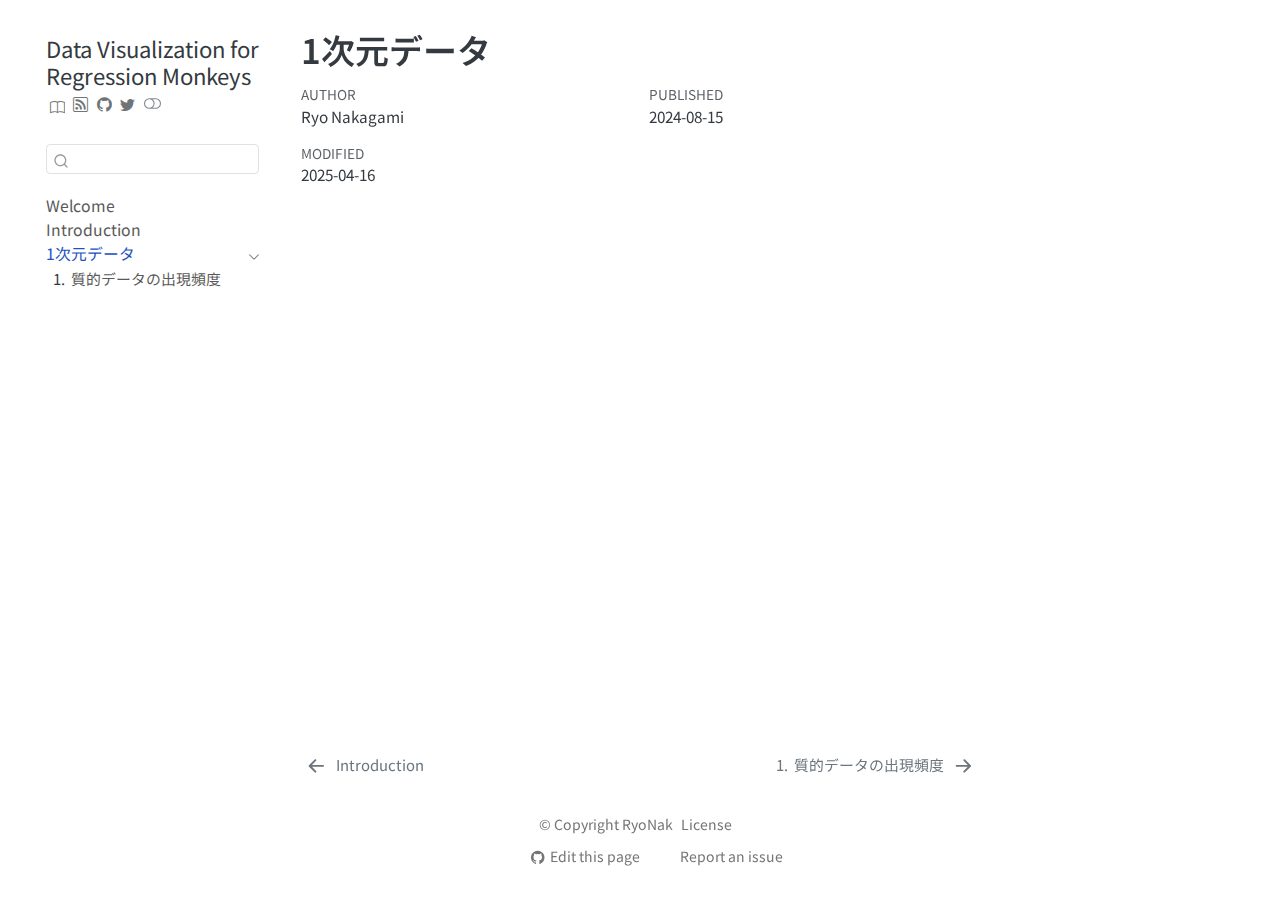
<file: posts/1D-datavisualization/chapter-header.html>
<!DOCTYPE html>
<html xmlns="http://www.w3.org/1999/xhtml" lang="ja_JP.UTF-8" xml:lang="ja_JP.UTF-8"><head>

<meta charset="utf-8">
<meta name="generator" content="quarto-1.6.43">

<meta name="viewport" content="width=device-width, initial-scale=1.0, user-scalable=yes">

<meta name="author" content="Ryo Nakagami">
<meta name="dcterms.date" content="2024-08-15">

<title>1次元データ – Data Visualization for Regression Monkeys</title>
<style>
code{white-space: pre-wrap;}
span.smallcaps{font-variant: small-caps;}
div.columns{display: flex; gap: min(4vw, 1.5em);}
div.column{flex: auto; overflow-x: auto;}
div.hanging-indent{margin-left: 1.5em; text-indent: -1.5em;}
ul.task-list{list-style: none;}
ul.task-list li input[type="checkbox"] {
  width: 0.8em;
  margin: 0 0.8em 0.2em -1em; /* quarto-specific, see https://github.com/quarto-dev/quarto-cli/issues/4556 */ 
  vertical-align: middle;
}
</style>


<script src="../../site_libs/quarto-nav/quarto-nav.js"></script>
<script src="../../site_libs/quarto-nav/headroom.min.js"></script>
<script src="../../site_libs/clipboard/clipboard.min.js"></script>
<script src="../../site_libs/quarto-search/autocomplete.umd.js"></script>
<script src="../../site_libs/quarto-search/fuse.min.js"></script>
<script src="../../site_libs/quarto-search/quarto-search.js"></script>
<meta name="quarto:offset" content="../../">
<link href="../../posts/1D-datavisualization/frequency-counts-of-data-with-bar-plot.html" rel="next">
<link href="../../posts/introduction.html" rel="prev">
<link href="../.././img/favicon.ico" rel="icon">
<script src="../../site_libs/quarto-html/quarto.js"></script>
<script src="../../site_libs/quarto-html/popper.min.js"></script>
<script src="../../site_libs/quarto-html/tippy.umd.min.js"></script>
<script src="../../site_libs/quarto-html/anchor.min.js"></script>
<link href="../../site_libs/quarto-html/tippy.css" rel="stylesheet">
<link href="../../site_libs/quarto-html/quarto-syntax-highlighting-d4d76bf8491c20bad77d141916dc28e1.css" rel="stylesheet" class="quarto-color-scheme" id="quarto-text-highlighting-styles">
<link href="../../site_libs/quarto-html/quarto-syntax-highlighting-dark-4379b0ccadffce622b03caf4c46266b3.css" rel="prefetch" class="quarto-color-scheme quarto-color-alternate" id="quarto-text-highlighting-styles">
<script src="../../site_libs/bootstrap/bootstrap.min.js"></script>
<link href="../../site_libs/bootstrap/bootstrap-icons.css" rel="stylesheet">
<link href="../../site_libs/bootstrap/bootstrap-d5d973b64e5cd4f7b29f2653373c8a62.min.css" rel="stylesheet" append-hash="true" class="quarto-color-scheme" id="quarto-bootstrap" data-mode="light">
<link href="../../site_libs/bootstrap/bootstrap-dark-14c85206204d7837aeae361a34cf5d37.min.css" rel="prefetch" append-hash="true" class="quarto-color-scheme quarto-color-alternate" id="quarto-bootstrap" data-mode="dark">
<script id="quarto-search-options" type="application/json">{
  "location": "sidebar",
  "copy-button": false,
  "collapse-after": 3,
  "panel-placement": "start",
  "type": "textbox",
  "limit": 50,
  "keyboard-shortcut": [
    "f",
    "/",
    "s"
  ],
  "show-item-context": false,
  "language": {
    "search-no-results-text": "No results",
    "search-matching-documents-text": "matching documents",
    "search-copy-link-title": "Copy link to search",
    "search-hide-matches-text": "Hide additional matches",
    "search-more-match-text": "more match in this document",
    "search-more-matches-text": "more matches in this document",
    "search-clear-button-title": "Clear",
    "search-text-placeholder": "",
    "search-detached-cancel-button-title": "Cancel",
    "search-submit-button-title": "Submit",
    "search-label": "Search"
  }
}</script>
<script async="" src="https://www.googletagmanager.com/gtag/js?id=G-QEFX7FVCDM"></script>

<script type="text/javascript">

window.dataLayer = window.dataLayer || [];
function gtag(){dataLayer.push(arguments);}
gtag('js', new Date());
gtag('config', 'G-QEFX7FVCDM', { 'anonymize_ip': true});
</script>
<!-- Google Tag Manager -->
<script>(function(w,d,s,l,i){w[l]=w[l]||[];w[l].push({'gtm.start':
    new Date().getTime(),event:'gtm.js'});var f=d.getElementsByTagName(s)[0],
    j=d.createElement(s),dl=l!='dataLayer'?'&l='+l:'';j.async=true;j.src=
    'https://www.googletagmanager.com/gtm.js?id='+i+dl;f.parentNode.insertBefore(j,f);
    })(window,document,'script','dataLayer','GTM-M27Z2BWG');</script>
<!-- End Google Tag Manager -->
<link rel="preconnect" href="https://fonts.googleapis.com">
<link rel="preconnect" href="https://fonts.gstatic.com" crossorigin="">
<link href="https://fonts.googleapis.com/css2?family=Noto+Sans+JP:wght@100..900&amp;display=swap" rel="stylesheet">
<script>
    MathJax = {
        tex: {
            tags: 'all'  // should be 'ams', 'none', or 'all'
        }
    };
</script>


</head>

<body class="nav-sidebar floating">

<div id="quarto-search-results"></div>
  <header id="quarto-header" class="headroom fixed-top">
  <nav class="quarto-secondary-nav">
    <div class="container-fluid d-flex">
      <button type="button" class="quarto-btn-toggle btn" data-bs-toggle="collapse" role="button" data-bs-target=".quarto-sidebar-collapse-item" aria-controls="quarto-sidebar" aria-expanded="false" aria-label="Toggle sidebar navigation" onclick="if (window.quartoToggleHeadroom) { window.quartoToggleHeadroom(); }">
        <i class="bi bi-layout-text-sidebar-reverse"></i>
      </button>
        <nav class="quarto-page-breadcrumbs" aria-label="breadcrumb"><ol class="breadcrumb"><li class="breadcrumb-item"><a href="../../posts/1D-datavisualization/chapter-header.html">1次元データ</a></li></ol></nav>
        <a class="flex-grow-1" role="navigation" data-bs-toggle="collapse" data-bs-target=".quarto-sidebar-collapse-item" aria-controls="quarto-sidebar" aria-expanded="false" aria-label="Toggle sidebar navigation" onclick="if (window.quartoToggleHeadroom) { window.quartoToggleHeadroom(); }">      
        </a>
      <button type="button" class="btn quarto-search-button" aria-label="Search" onclick="window.quartoOpenSearch();">
        <i class="bi bi-search"></i>
      </button>
    </div>
  </nav>
</header>
<!-- content -->
<div id="quarto-content" class="quarto-container page-columns page-rows-contents page-layout-article">
<!-- sidebar -->
  <nav id="quarto-sidebar" class="sidebar collapse collapse-horizontal quarto-sidebar-collapse-item sidebar-navigation floating overflow-auto">
    <div class="pt-lg-2 mt-2 text-left sidebar-header">
    <div class="sidebar-title mb-0 py-0">
      <a href="../../">Data Visualization for Regression Monkeys</a> 
        <div class="sidebar-tools-main tools-wide">
    <div class="dropdown">
      <a href="" title="Blog Series" id="quarto-navigation-tool-dropdown-0" class="quarto-navigation-tool dropdown-toggle px-1" data-bs-toggle="dropdown" aria-expanded="false" role="link" aria-label="Blog Series"><i class="bi bi-book"></i></a>
      <ul class="dropdown-menu" aria-labelledby="quarto-navigation-tool-dropdown-0">
          <li>
            <a class="dropdown-item sidebar-tools-main-item" href="https://ryonakagami.github.io/regmonkey-datascience-blog/">
            Regmonkey Datascience Blog
            </a>
          </li>
          <li>
            <a class="dropdown-item sidebar-tools-main-item" href="https://ryonakagami.github.io/statistics-for-regression-monkey/">
            stats for regmonkey
            </a>
          </li>
          <li>
            <a class="dropdown-item sidebar-tools-main-item" href="https://ryonakagami.github.io/statistics_dojo/">
            statistics dojo
            </a>
          </li>
          <li>
            <a class="dropdown-item sidebar-tools-main-item" href="https://ohgoshgit.github.io/">
            OhGoshGit!?!
            </a>
          </li>
      </ul>
    </div>
    <a href="../../index.xml" title="" class="quarto-navigation-tool px-1" aria-label=""><i class="bi bi-rss"></i></a>
    <a href="https://github.com/RyoNakagami/regmonkey_datavisualization" title="Source Code" class="quarto-navigation-tool px-1" aria-label="Source Code"><i class="bi bi-github"></i></a>
    <a href="https://twitter.com/intent/tweet?url=|url|" title="Twitter" class="quarto-navigation-tool px-1" aria-label="Twitter"><i class="bi bi-twitter"></i></a>
  <a href="" class="quarto-color-scheme-toggle quarto-navigation-tool  px-1" onclick="window.quartoToggleColorScheme(); return false;" title="Toggle dark mode"><i class="bi"></i></a>
</div>
    </div>
      </div>
        <div class="mt-2 flex-shrink-0 align-items-center">
        <div class="sidebar-search">
        <div id="quarto-search" class="" title="Search"></div>
        </div>
        </div>
    <div class="sidebar-menu-container"> 
    <ul class="list-unstyled mt-1">
        <li class="sidebar-item">
  <div class="sidebar-item-container"> 
  <a href="../../index.html" class="sidebar-item-text sidebar-link">
 <span class="menu-text">Welcome</span></a>
  </div>
</li>
        <li class="sidebar-item">
  <div class="sidebar-item-container"> 
  <a href="../../posts/introduction.html" class="sidebar-item-text sidebar-link">
 <span class="menu-text">Introduction</span></a>
  </div>
</li>
        <li class="sidebar-item sidebar-item-section">
      <div class="sidebar-item-container"> 
            <a href="../../posts/1D-datavisualization/chapter-header.html" class="sidebar-item-text sidebar-link active">
 <span class="menu-text">1次元データ</span></a>
          <a class="sidebar-item-toggle text-start" data-bs-toggle="collapse" data-bs-target="#quarto-sidebar-section-1" role="navigation" aria-expanded="true" aria-label="Toggle section">
            <i class="bi bi-chevron-right ms-2"></i>
          </a> 
      </div>
      <ul id="quarto-sidebar-section-1" class="collapse list-unstyled sidebar-section depth1 show">  
          <li class="sidebar-item">
  <div class="sidebar-item-container"> 
  <a href="../../posts/1D-datavisualization/frequency-counts-of-data-with-bar-plot.html" class="sidebar-item-text sidebar-link">
 <span class="menu-text"><span class="chapter-number">1</span>&nbsp; <span class="chapter-title">質的データの出現頻度</span></span></a>
  </div>
</li>
      </ul>
  </li>
    </ul>
    </div>
</nav>
<div id="quarto-sidebar-glass" class="quarto-sidebar-collapse-item" data-bs-toggle="collapse" data-bs-target=".quarto-sidebar-collapse-item"></div>
<!-- margin-sidebar -->
    <div id="quarto-margin-sidebar" class="sidebar margin-sidebar zindex-bottom">
        
    </div>
<!-- main -->
<main class="content" id="quarto-document-content">

<header id="title-block-header" class="quarto-title-block default">
<div class="quarto-title">
<h1 class="title">1次元データ</h1>
</div>



<div class="quarto-title-meta">

    <div>
    <div class="quarto-title-meta-heading">Author</div>
    <div class="quarto-title-meta-contents">
             <p>Ryo Nakagami </p>
          </div>
  </div>
    
    <div>
    <div class="quarto-title-meta-heading">Published</div>
    <div class="quarto-title-meta-contents">
      <p class="date">2024-08-15</p>
    </div>
  </div>
  
    <div>
    <div class="quarto-title-meta-heading">Modified</div>
    <div class="quarto-title-meta-contents">
      <p class="date-modified">2025-04-16</p>
    </div>
  </div>
    
  </div>
  


</header>





</main> <!-- /main -->
<script>
   document.querySelectorAll('.custom_problem .theorem-title').forEach((title) => {
       let modName = title.innerHTML;
       modName = modName.replace("Exercise", "Problem");
       modName = modName.replace("Example", "<strong>&#9654;</strong>&nbsp; Example");
       title.innerHTML = modName;
   });
</script>
<script id="quarto-html-after-body" type="application/javascript">
window.document.addEventListener("DOMContentLoaded", function (event) {
  const toggleBodyColorMode = (bsSheetEl) => {
    const mode = bsSheetEl.getAttribute("data-mode");
    const bodyEl = window.document.querySelector("body");
    if (mode === "dark") {
      bodyEl.classList.add("quarto-dark");
      bodyEl.classList.remove("quarto-light");
    } else {
      bodyEl.classList.add("quarto-light");
      bodyEl.classList.remove("quarto-dark");
    }
  }
  const toggleBodyColorPrimary = () => {
    const bsSheetEl = window.document.querySelector("link#quarto-bootstrap");
    if (bsSheetEl) {
      toggleBodyColorMode(bsSheetEl);
    }
  }
  toggleBodyColorPrimary();  
  const disableStylesheet = (stylesheets) => {
    for (let i=0; i < stylesheets.length; i++) {
      const stylesheet = stylesheets[i];
      stylesheet.rel = 'prefetch';
    }
  }
  const enableStylesheet = (stylesheets) => {
    for (let i=0; i < stylesheets.length; i++) {
      const stylesheet = stylesheets[i];
      stylesheet.rel = 'stylesheet';
    }
  }
  const manageTransitions = (selector, allowTransitions) => {
    const els = window.document.querySelectorAll(selector);
    for (let i=0; i < els.length; i++) {
      const el = els[i];
      if (allowTransitions) {
        el.classList.remove('notransition');
      } else {
        el.classList.add('notransition');
      }
    }
  }
  const toggleGiscusIfUsed = (isAlternate, darkModeDefault) => {
    const baseTheme = document.querySelector('#giscus-base-theme')?.value ?? 'light';
    const alternateTheme = document.querySelector('#giscus-alt-theme')?.value ?? 'dark';
    let newTheme = '';
    if(darkModeDefault) {
      newTheme = isAlternate ? baseTheme : alternateTheme;
    } else {
      newTheme = isAlternate ? alternateTheme : baseTheme;
    }
    const changeGiscusTheme = () => {
      // From: https://github.com/giscus/giscus/issues/336
      const sendMessage = (message) => {
        const iframe = document.querySelector('iframe.giscus-frame');
        if (!iframe) return;
        iframe.contentWindow.postMessage({ giscus: message }, 'https://giscus.app');
      }
      sendMessage({
        setConfig: {
          theme: newTheme
        }
      });
    }
    const isGiscussLoaded = window.document.querySelector('iframe.giscus-frame') !== null;
    if (isGiscussLoaded) {
      changeGiscusTheme();
    }
  }
  const toggleColorMode = (alternate) => {
    // Switch the stylesheets
    const alternateStylesheets = window.document.querySelectorAll('link.quarto-color-scheme.quarto-color-alternate');
    manageTransitions('#quarto-margin-sidebar .nav-link', false);
    if (alternate) {
      enableStylesheet(alternateStylesheets);
      for (const sheetNode of alternateStylesheets) {
        if (sheetNode.id === "quarto-bootstrap") {
          toggleBodyColorMode(sheetNode);
        }
      }
    } else {
      disableStylesheet(alternateStylesheets);
      toggleBodyColorPrimary();
    }
    manageTransitions('#quarto-margin-sidebar .nav-link', true);
    // Switch the toggles
    const toggles = window.document.querySelectorAll('.quarto-color-scheme-toggle');
    for (let i=0; i < toggles.length; i++) {
      const toggle = toggles[i];
      if (toggle) {
        if (alternate) {
          toggle.classList.add("alternate");     
        } else {
          toggle.classList.remove("alternate");
        }
      }
    }
    // Hack to workaround the fact that safari doesn't
    // properly recolor the scrollbar when toggling (#1455)
    if (navigator.userAgent.indexOf('Safari') > 0 && navigator.userAgent.indexOf('Chrome') == -1) {
      manageTransitions("body", false);
      window.scrollTo(0, 1);
      setTimeout(() => {
        window.scrollTo(0, 0);
        manageTransitions("body", true);
      }, 40);  
    }
  }
  const isFileUrl = () => { 
    return window.location.protocol === 'file:';
  }
  const hasAlternateSentinel = () => {  
    let styleSentinel = getColorSchemeSentinel();
    if (styleSentinel !== null) {
      return styleSentinel === "alternate";
    } else {
      return false;
    }
  }
  const setStyleSentinel = (alternate) => {
    const value = alternate ? "alternate" : "default";
    if (!isFileUrl()) {
      window.localStorage.setItem("quarto-color-scheme", value);
    } else {
      localAlternateSentinel = value;
    }
  }
  const getColorSchemeSentinel = () => {
    if (!isFileUrl()) {
      const storageValue = window.localStorage.getItem("quarto-color-scheme");
      return storageValue != null ? storageValue : localAlternateSentinel;
    } else {
      return localAlternateSentinel;
    }
  }
  const darkModeDefault = false;
  let localAlternateSentinel = darkModeDefault ? 'alternate' : 'default';
  // Dark / light mode switch
  window.quartoToggleColorScheme = () => {
    // Read the current dark / light value 
    let toAlternate = !hasAlternateSentinel();
    toggleColorMode(toAlternate);
    setStyleSentinel(toAlternate);
    toggleGiscusIfUsed(toAlternate, darkModeDefault);
  };
  // Ensure there is a toggle, if there isn't float one in the top right
  if (window.document.querySelector('.quarto-color-scheme-toggle') === null) {
    const a = window.document.createElement('a');
    a.classList.add('top-right');
    a.classList.add('quarto-color-scheme-toggle');
    a.href = "";
    a.onclick = function() { try { window.quartoToggleColorScheme(); } catch {} return false; };
    const i = window.document.createElement("i");
    i.classList.add('bi');
    a.appendChild(i);
    window.document.body.appendChild(a);
  }
  // Switch to dark mode if need be
  if (hasAlternateSentinel()) {
    toggleColorMode(true);
  } else {
    toggleColorMode(false);
  }
  const icon = "";
  const anchorJS = new window.AnchorJS();
  anchorJS.options = {
    placement: 'right',
    icon: icon
  };
  anchorJS.add('.anchored');
  const isCodeAnnotation = (el) => {
    for (const clz of el.classList) {
      if (clz.startsWith('code-annotation-')) {                     
        return true;
      }
    }
    return false;
  }
  const onCopySuccess = function(e) {
    // button target
    const button = e.trigger;
    // don't keep focus
    button.blur();
    // flash "checked"
    button.classList.add('code-copy-button-checked');
    var currentTitle = button.getAttribute("title");
    button.setAttribute("title", "Copied!");
    let tooltip;
    if (window.bootstrap) {
      button.setAttribute("data-bs-toggle", "tooltip");
      button.setAttribute("data-bs-placement", "left");
      button.setAttribute("data-bs-title", "Copied!");
      tooltip = new bootstrap.Tooltip(button, 
        { trigger: "manual", 
          customClass: "code-copy-button-tooltip",
          offset: [0, -8]});
      tooltip.show();    
    }
    setTimeout(function() {
      if (tooltip) {
        tooltip.hide();
        button.removeAttribute("data-bs-title");
        button.removeAttribute("data-bs-toggle");
        button.removeAttribute("data-bs-placement");
      }
      button.setAttribute("title", currentTitle);
      button.classList.remove('code-copy-button-checked');
    }, 1000);
    // clear code selection
    e.clearSelection();
  }
  const getTextToCopy = function(trigger) {
      const codeEl = trigger.previousElementSibling.cloneNode(true);
      for (const childEl of codeEl.children) {
        if (isCodeAnnotation(childEl)) {
          childEl.remove();
        }
      }
      return codeEl.innerText;
  }
  const clipboard = new window.ClipboardJS('.code-copy-button:not([data-in-quarto-modal])', {
    text: getTextToCopy
  });
  clipboard.on('success', onCopySuccess);
  if (window.document.getElementById('quarto-embedded-source-code-modal')) {
    const clipboardModal = new window.ClipboardJS('.code-copy-button[data-in-quarto-modal]', {
      text: getTextToCopy,
      container: window.document.getElementById('quarto-embedded-source-code-modal')
    });
    clipboardModal.on('success', onCopySuccess);
  }
    var localhostRegex = new RegExp(/^(?:http|https):\/\/localhost\:?[0-9]*\//);
    var mailtoRegex = new RegExp(/^mailto:/);
      var filterRegex = new RegExp("https:\/\/ryonakagami\.github\.io\/regmonkey_datavisualization\/");
    var isInternal = (href) => {
        return filterRegex.test(href) || localhostRegex.test(href) || mailtoRegex.test(href);
    }
    // Inspect non-navigation links and adorn them if external
 	var links = window.document.querySelectorAll('a[href]:not(.nav-link):not(.navbar-brand):not(.toc-action):not(.sidebar-link):not(.sidebar-item-toggle):not(.pagination-link):not(.no-external):not([aria-hidden]):not(.dropdown-item):not(.quarto-navigation-tool):not(.about-link)');
    for (var i=0; i<links.length; i++) {
      const link = links[i];
      if (!isInternal(link.href)) {
        // undo the damage that might have been done by quarto-nav.js in the case of
        // links that we want to consider external
        if (link.dataset.originalHref !== undefined) {
          link.href = link.dataset.originalHref;
        }
      }
    }
  function tippyHover(el, contentFn, onTriggerFn, onUntriggerFn) {
    const config = {
      allowHTML: true,
      maxWidth: 500,
      delay: 100,
      arrow: false,
      appendTo: function(el) {
          return el.parentElement;
      },
      interactive: true,
      interactiveBorder: 10,
      theme: 'quarto',
      placement: 'bottom-start',
    };
    if (contentFn) {
      config.content = contentFn;
    }
    if (onTriggerFn) {
      config.onTrigger = onTriggerFn;
    }
    if (onUntriggerFn) {
      config.onUntrigger = onUntriggerFn;
    }
    window.tippy(el, config); 
  }
  const noterefs = window.document.querySelectorAll('a[role="doc-noteref"]');
  for (var i=0; i<noterefs.length; i++) {
    const ref = noterefs[i];
    tippyHover(ref, function() {
      // use id or data attribute instead here
      let href = ref.getAttribute('data-footnote-href') || ref.getAttribute('href');
      try { href = new URL(href).hash; } catch {}
      const id = href.replace(/^#\/?/, "");
      const note = window.document.getElementById(id);
      if (note) {
        return note.innerHTML;
      } else {
        return "";
      }
    });
  }
  const xrefs = window.document.querySelectorAll('a.quarto-xref');
  const processXRef = (id, note) => {
    // Strip column container classes
    const stripColumnClz = (el) => {
      el.classList.remove("page-full", "page-columns");
      if (el.children) {
        for (const child of el.children) {
          stripColumnClz(child);
        }
      }
    }
    stripColumnClz(note)
    if (id === null || id.startsWith('sec-')) {
      // Special case sections, only their first couple elements
      const container = document.createElement("div");
      if (note.children && note.children.length > 2) {
        container.appendChild(note.children[0].cloneNode(true));
        for (let i = 1; i < note.children.length; i++) {
          const child = note.children[i];
          if (child.tagName === "P" && child.innerText === "") {
            continue;
          } else {
            container.appendChild(child.cloneNode(true));
            break;
          }
        }
        if (window.Quarto?.typesetMath) {
          window.Quarto.typesetMath(container);
        }
        return container.innerHTML
      } else {
        if (window.Quarto?.typesetMath) {
          window.Quarto.typesetMath(note);
        }
        return note.innerHTML;
      }
    } else {
      // Remove any anchor links if they are present
      const anchorLink = note.querySelector('a.anchorjs-link');
      if (anchorLink) {
        anchorLink.remove();
      }
      if (window.Quarto?.typesetMath) {
        window.Quarto.typesetMath(note);
      }
      if (note.classList.contains("callout")) {
        return note.outerHTML;
      } else {
        return note.innerHTML;
      }
    }
  }
  for (var i=0; i<xrefs.length; i++) {
    const xref = xrefs[i];
    tippyHover(xref, undefined, function(instance) {
      instance.disable();
      let url = xref.getAttribute('href');
      let hash = undefined; 
      if (url.startsWith('#')) {
        hash = url;
      } else {
        try { hash = new URL(url).hash; } catch {}
      }
      if (hash) {
        const id = hash.replace(/^#\/?/, "");
        const note = window.document.getElementById(id);
        if (note !== null) {
          try {
            const html = processXRef(id, note.cloneNode(true));
            instance.setContent(html);
          } finally {
            instance.enable();
            instance.show();
          }
        } else {
          // See if we can fetch this
          fetch(url.split('#')[0])
          .then(res => res.text())
          .then(html => {
            const parser = new DOMParser();
            const htmlDoc = parser.parseFromString(html, "text/html");
            const note = htmlDoc.getElementById(id);
            if (note !== null) {
              const html = processXRef(id, note);
              instance.setContent(html);
            } 
          }).finally(() => {
            instance.enable();
            instance.show();
          });
        }
      } else {
        // See if we can fetch a full url (with no hash to target)
        // This is a special case and we should probably do some content thinning / targeting
        fetch(url)
        .then(res => res.text())
        .then(html => {
          const parser = new DOMParser();
          const htmlDoc = parser.parseFromString(html, "text/html");
          const note = htmlDoc.querySelector('main.content');
          if (note !== null) {
            // This should only happen for chapter cross references
            // (since there is no id in the URL)
            // remove the first header
            if (note.children.length > 0 && note.children[0].tagName === "HEADER") {
              note.children[0].remove();
            }
            const html = processXRef(null, note);
            instance.setContent(html);
          } 
        }).finally(() => {
          instance.enable();
          instance.show();
        });
      }
    }, function(instance) {
    });
  }
      let selectedAnnoteEl;
      const selectorForAnnotation = ( cell, annotation) => {
        let cellAttr = 'data-code-cell="' + cell + '"';
        let lineAttr = 'data-code-annotation="' +  annotation + '"';
        const selector = 'span[' + cellAttr + '][' + lineAttr + ']';
        return selector;
      }
      const selectCodeLines = (annoteEl) => {
        const doc = window.document;
        const targetCell = annoteEl.getAttribute("data-target-cell");
        const targetAnnotation = annoteEl.getAttribute("data-target-annotation");
        const annoteSpan = window.document.querySelector(selectorForAnnotation(targetCell, targetAnnotation));
        const lines = annoteSpan.getAttribute("data-code-lines").split(",");
        const lineIds = lines.map((line) => {
          return targetCell + "-" + line;
        })
        let top = null;
        let height = null;
        let parent = null;
        if (lineIds.length > 0) {
            //compute the position of the single el (top and bottom and make a div)
            const el = window.document.getElementById(lineIds[0]);
            top = el.offsetTop;
            height = el.offsetHeight;
            parent = el.parentElement.parentElement;
          if (lineIds.length > 1) {
            const lastEl = window.document.getElementById(lineIds[lineIds.length - 1]);
            const bottom = lastEl.offsetTop + lastEl.offsetHeight;
            height = bottom - top;
          }
          if (top !== null && height !== null && parent !== null) {
            // cook up a div (if necessary) and position it 
            let div = window.document.getElementById("code-annotation-line-highlight");
            if (div === null) {
              div = window.document.createElement("div");
              div.setAttribute("id", "code-annotation-line-highlight");
              div.style.position = 'absolute';
              parent.appendChild(div);
            }
            div.style.top = top - 2 + "px";
            div.style.height = height + 4 + "px";
            div.style.left = 0;
            let gutterDiv = window.document.getElementById("code-annotation-line-highlight-gutter");
            if (gutterDiv === null) {
              gutterDiv = window.document.createElement("div");
              gutterDiv.setAttribute("id", "code-annotation-line-highlight-gutter");
              gutterDiv.style.position = 'absolute';
              const codeCell = window.document.getElementById(targetCell);
              const gutter = codeCell.querySelector('.code-annotation-gutter');
              gutter.appendChild(gutterDiv);
            }
            gutterDiv.style.top = top - 2 + "px";
            gutterDiv.style.height = height + 4 + "px";
          }
          selectedAnnoteEl = annoteEl;
        }
      };
      const unselectCodeLines = () => {
        const elementsIds = ["code-annotation-line-highlight", "code-annotation-line-highlight-gutter"];
        elementsIds.forEach((elId) => {
          const div = window.document.getElementById(elId);
          if (div) {
            div.remove();
          }
        });
        selectedAnnoteEl = undefined;
      };
        // Handle positioning of the toggle
    window.addEventListener(
      "resize",
      throttle(() => {
        elRect = undefined;
        if (selectedAnnoteEl) {
          selectCodeLines(selectedAnnoteEl);
        }
      }, 10)
    );
    function throttle(fn, ms) {
    let throttle = false;
    let timer;
      return (...args) => {
        if(!throttle) { // first call gets through
            fn.apply(this, args);
            throttle = true;
        } else { // all the others get throttled
            if(timer) clearTimeout(timer); // cancel #2
            timer = setTimeout(() => {
              fn.apply(this, args);
              timer = throttle = false;
            }, ms);
        }
      };
    }
      // Attach click handler to the DT
      const annoteDls = window.document.querySelectorAll('dt[data-target-cell]');
      for (const annoteDlNode of annoteDls) {
        annoteDlNode.addEventListener('click', (event) => {
          const clickedEl = event.target;
          if (clickedEl !== selectedAnnoteEl) {
            unselectCodeLines();
            const activeEl = window.document.querySelector('dt[data-target-cell].code-annotation-active');
            if (activeEl) {
              activeEl.classList.remove('code-annotation-active');
            }
            selectCodeLines(clickedEl);
            clickedEl.classList.add('code-annotation-active');
          } else {
            // Unselect the line
            unselectCodeLines();
            clickedEl.classList.remove('code-annotation-active');
          }
        });
      }
  const findCites = (el) => {
    const parentEl = el.parentElement;
    if (parentEl) {
      const cites = parentEl.dataset.cites;
      if (cites) {
        return {
          el,
          cites: cites.split(' ')
        };
      } else {
        return findCites(el.parentElement)
      }
    } else {
      return undefined;
    }
  };
  var bibliorefs = window.document.querySelectorAll('a[role="doc-biblioref"]');
  for (var i=0; i<bibliorefs.length; i++) {
    const ref = bibliorefs[i];
    const citeInfo = findCites(ref);
    if (citeInfo) {
      tippyHover(citeInfo.el, function() {
        var popup = window.document.createElement('div');
        citeInfo.cites.forEach(function(cite) {
          var citeDiv = window.document.createElement('div');
          citeDiv.classList.add('hanging-indent');
          citeDiv.classList.add('csl-entry');
          var biblioDiv = window.document.getElementById('ref-' + cite);
          if (biblioDiv) {
            citeDiv.innerHTML = biblioDiv.innerHTML;
          }
          popup.appendChild(citeDiv);
        });
        return popup.innerHTML;
      });
    }
  }
});
</script>
<script src="https://utteranc.es/client.js" repo="RyoNakagami/statistics-for-regression-monkey" issue-term="pathname" theme="github-light" crossorigin="anonymous" async="">
</script>
<nav class="page-navigation">
  <div class="nav-page nav-page-previous">
      <a href="../../posts/introduction.html" class="pagination-link" aria-label="Introduction">
        <i class="bi bi-arrow-left-short"></i> <span class="nav-page-text">Introduction</span>
      </a>          
  </div>
  <div class="nav-page nav-page-next">
      <a href="../../posts/1D-datavisualization/frequency-counts-of-data-with-bar-plot.html" class="pagination-link" aria-label="質的データの出現頻度">
        <span class="nav-page-text"><span class="chapter-number">1</span>&nbsp; <span class="chapter-title">質的データの出現頻度</span></span> <i class="bi bi-arrow-right-short"></i>
      </a>
  </div>
</nav>
</div> <!-- /content -->
<footer class="footer">
  <div class="nav-footer">
    <div class="nav-footer-left">
      &nbsp;
    </div>   
    <div class="nav-footer-center">
      <ul class="footer-items list-unstyled">
    <li class="nav-item">
 © Copyright RyoNak
  </li>  
    <li class="nav-item">
    <a class="nav-link" href="../../LICENSE">
<p>License</p>
</a>
  </li>  
</ul>
    <div class="toc-actions"><ul><li><a href="https://github.com/RyoNakagami/regmonkey_datavisualization/edit/main/posts/1D-datavisualization/chapter-header.qmd" class="toc-action"><i class="bi bi-github"></i>Edit this page</a></li><li><a href="https://github.com/RyoNakagami/regmonkey_datavisualization/issues/new" class="toc-action"><i class="bi empty"></i>Report an issue</a></li></ul></div></div>
    <div class="nav-footer-right">
      &nbsp;
    </div>
  </div>
</footer>




</body></html>
</file>
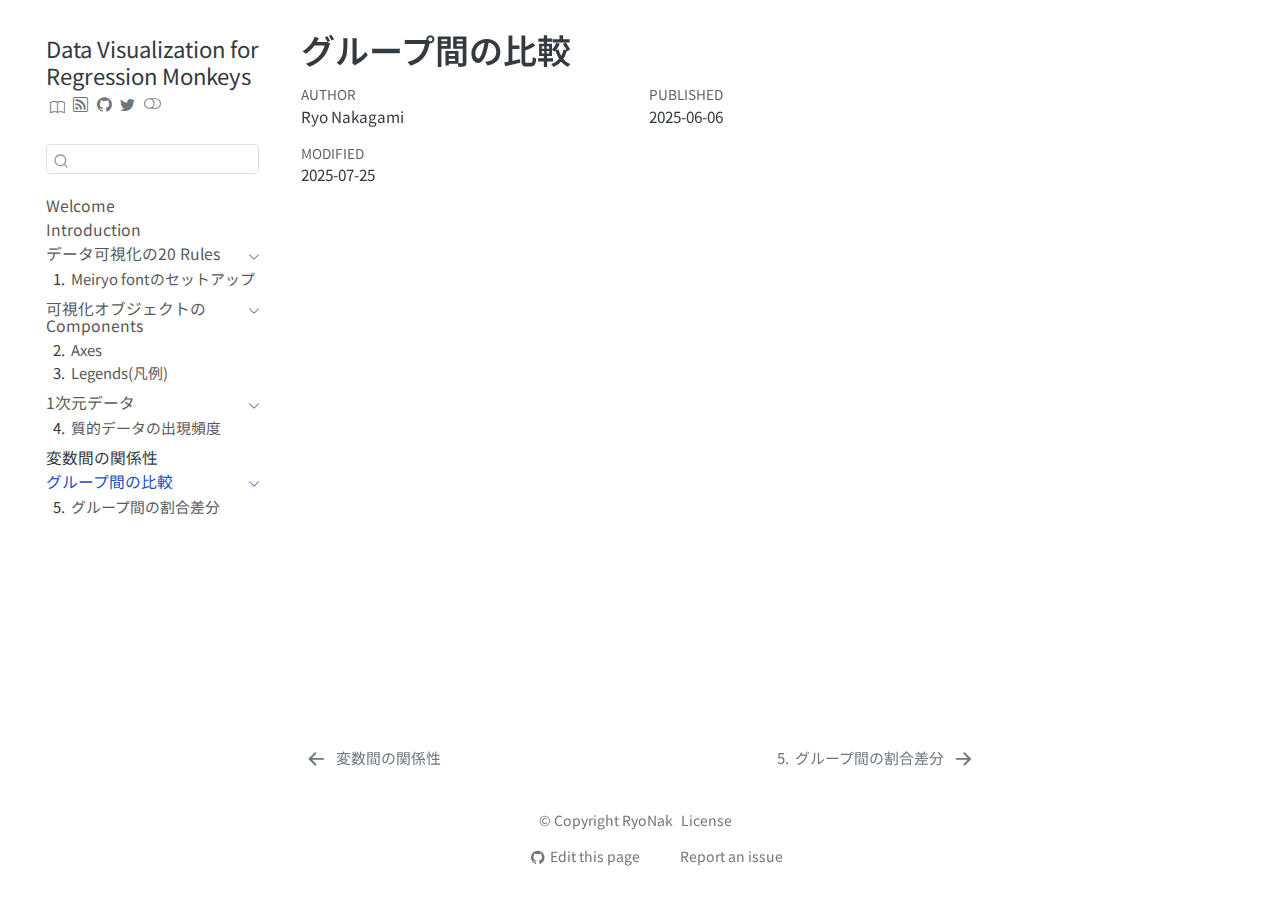
<file: posts/comparison-of-groups/chapter-header.html>
<!DOCTYPE html>
<html xmlns="http://www.w3.org/1999/xhtml" lang="ja_JP.UTF-8" xml:lang="ja_JP.UTF-8"><head>

<meta charset="utf-8">
<meta name="generator" content="quarto-1.7.32">

<meta name="viewport" content="width=device-width, initial-scale=1.0, user-scalable=yes">

<meta name="author" content="Ryo Nakagami">
<meta name="dcterms.date" content="2025-06-06">

<title>グループ間の比較 – Data Visualization for Regression Monkeys</title>
<style>
code{white-space: pre-wrap;}
span.smallcaps{font-variant: small-caps;}
div.columns{display: flex; gap: min(4vw, 1.5em);}
div.column{flex: auto; overflow-x: auto;}
div.hanging-indent{margin-left: 1.5em; text-indent: -1.5em;}
ul.task-list{list-style: none;}
ul.task-list li input[type="checkbox"] {
  width: 0.8em;
  margin: 0 0.8em 0.2em -1em; /* quarto-specific, see https://github.com/quarto-dev/quarto-cli/issues/4556 */ 
  vertical-align: middle;
}
</style>


<script src="../../site_libs/quarto-nav/quarto-nav.js"></script>
<script src="../../site_libs/quarto-nav/headroom.min.js"></script>
<script src="../../site_libs/clipboard/clipboard.min.js"></script>
<script src="../../site_libs/quarto-search/autocomplete.umd.js"></script>
<script src="../../site_libs/quarto-search/fuse.min.js"></script>
<script src="../../site_libs/quarto-search/quarto-search.js"></script>
<meta name="quarto:offset" content="../../">
<link href="../../posts/comparison-of-groups/categorical-group-ratios-with-stacked-bar-plot.html" rel="next">
<link href="../../posts/relationships-between-variables/chapter-header.html" rel="prev">
<link href="../.././img/favicon.ico" rel="icon">
<script src="../../site_libs/quarto-html/quarto.js" type="module"></script>
<script src="../../site_libs/quarto-html/tabsets/tabsets.js" type="module"></script>
<script src="../../site_libs/quarto-html/popper.min.js"></script>
<script src="../../site_libs/quarto-html/tippy.umd.min.js"></script>
<script src="../../site_libs/quarto-html/anchor.min.js"></script>
<link href="../../site_libs/quarto-html/tippy.css" rel="stylesheet">
<link href="../../site_libs/quarto-html/quarto-syntax-highlighting-37eea08aefeeee20ff55810ff984fec1.css" rel="stylesheet" class="quarto-color-scheme" id="quarto-text-highlighting-styles">
<link href="../../site_libs/quarto-html/quarto-syntax-highlighting-dark-2fef5ea3f8957b3e4ecc936fc74692ca.css" rel="stylesheet" class="quarto-color-scheme quarto-color-alternate" id="quarto-text-highlighting-styles">
<link href="../../site_libs/quarto-html/quarto-syntax-highlighting-37eea08aefeeee20ff55810ff984fec1.css" rel="stylesheet" class="quarto-color-scheme-extra" id="quarto-text-highlighting-styles">
<script src="../../site_libs/bootstrap/bootstrap.min.js"></script>
<link href="../../site_libs/bootstrap/bootstrap-icons.css" rel="stylesheet">
<link href="../../site_libs/bootstrap/bootstrap-573f401c18ac87487c003c8bb5689b85.min.css" rel="stylesheet" append-hash="true" class="quarto-color-scheme" id="quarto-bootstrap" data-mode="light">
<link href="../../site_libs/bootstrap/bootstrap-dark-338fb44f2e9297c6accdd2699a6e07b0.min.css" rel="stylesheet" append-hash="true" class="quarto-color-scheme quarto-color-alternate" id="quarto-bootstrap" data-mode="dark">
<link href="../../site_libs/bootstrap/bootstrap-573f401c18ac87487c003c8bb5689b85.min.css" rel="stylesheet" append-hash="true" class="quarto-color-scheme-extra" id="quarto-bootstrap" data-mode="light">
<script id="quarto-search-options" type="application/json">{
  "location": "sidebar",
  "copy-button": false,
  "collapse-after": 3,
  "panel-placement": "start",
  "type": "textbox",
  "limit": 50,
  "keyboard-shortcut": [
    "f",
    "/",
    "s"
  ],
  "show-item-context": false,
  "language": {
    "search-no-results-text": "No results",
    "search-matching-documents-text": "matching documents",
    "search-copy-link-title": "Copy link to search",
    "search-hide-matches-text": "Hide additional matches",
    "search-more-match-text": "more match in this document",
    "search-more-matches-text": "more matches in this document",
    "search-clear-button-title": "Clear",
    "search-text-placeholder": "",
    "search-detached-cancel-button-title": "Cancel",
    "search-submit-button-title": "Submit",
    "search-label": "Search"
  }
}</script>
<script async="" src="https://www.googletagmanager.com/gtag/js?id=G-QEFX7FVCDM"></script>

<script type="text/javascript">

window.dataLayer = window.dataLayer || [];
function gtag(){dataLayer.push(arguments);}
gtag('js', new Date());
gtag('config', 'G-QEFX7FVCDM', { 'anonymize_ip': true});
</script>
<!-- Google Tag Manager -->
<script>(function(w,d,s,l,i){w[l]=w[l]||[];w[l].push({'gtm.start':
    new Date().getTime(),event:'gtm.js'});var f=d.getElementsByTagName(s)[0],
    j=d.createElement(s),dl=l!='dataLayer'?'&l='+l:'';j.async=true;j.src=
    'https://www.googletagmanager.com/gtm.js?id='+i+dl;f.parentNode.insertBefore(j,f);
    })(window,document,'script','dataLayer','GTM-M27Z2BWG');</script>
<!-- End Google Tag Manager -->
<link rel="preconnect" href="https://fonts.googleapis.com">
<link rel="preconnect" href="https://fonts.gstatic.com" crossorigin="">
<link href="https://fonts.googleapis.com/css2?family=Noto+Sans+JP:wght@100..900&amp;display=swap" rel="stylesheet">
<script>
    MathJax = {
        tex: {
            tags: 'all'  // should be 'ams', 'none', or 'all'
        }
    };
</script>


</head>

<body class="nav-sidebar floating quarto-light"><script id="quarto-html-before-body" type="application/javascript">
    const toggleBodyColorMode = (bsSheetEl) => {
      const mode = bsSheetEl.getAttribute("data-mode");
      const bodyEl = window.document.querySelector("body");
      if (mode === "dark") {
        bodyEl.classList.add("quarto-dark");
        bodyEl.classList.remove("quarto-light");
      } else {
        bodyEl.classList.add("quarto-light");
        bodyEl.classList.remove("quarto-dark");
      }
    }
    const toggleBodyColorPrimary = () => {
      const bsSheetEl = window.document.querySelector("link#quarto-bootstrap:not([rel=disabled-stylesheet])");
      if (bsSheetEl) {
        toggleBodyColorMode(bsSheetEl);
      }
    }
    const setColorSchemeToggle = (alternate) => {
      const toggles = window.document.querySelectorAll('.quarto-color-scheme-toggle');
      for (let i=0; i < toggles.length; i++) {
        const toggle = toggles[i];
        if (toggle) {
          if (alternate) {
            toggle.classList.add("alternate");
          } else {
            toggle.classList.remove("alternate");
          }
        }
      }
    };
    const toggleColorMode = (alternate) => {
      // Switch the stylesheets
      const primaryStylesheets = window.document.querySelectorAll('link.quarto-color-scheme:not(.quarto-color-alternate)');
      const alternateStylesheets = window.document.querySelectorAll('link.quarto-color-scheme.quarto-color-alternate');
      manageTransitions('#quarto-margin-sidebar .nav-link', false);
      if (alternate) {
        // note: dark is layered on light, we don't disable primary!
        enableStylesheet(alternateStylesheets);
        for (const sheetNode of alternateStylesheets) {
          if (sheetNode.id === "quarto-bootstrap") {
            toggleBodyColorMode(sheetNode);
          }
        }
      } else {
        disableStylesheet(alternateStylesheets);
        enableStylesheet(primaryStylesheets)
        toggleBodyColorPrimary();
      }
      manageTransitions('#quarto-margin-sidebar .nav-link', true);
      // Switch the toggles
      setColorSchemeToggle(alternate)
      // Hack to workaround the fact that safari doesn't
      // properly recolor the scrollbar when toggling (#1455)
      if (navigator.userAgent.indexOf('Safari') > 0 && navigator.userAgent.indexOf('Chrome') == -1) {
        manageTransitions("body", false);
        window.scrollTo(0, 1);
        setTimeout(() => {
          window.scrollTo(0, 0);
          manageTransitions("body", true);
        }, 40);
      }
    }
    const disableStylesheet = (stylesheets) => {
      for (let i=0; i < stylesheets.length; i++) {
        const stylesheet = stylesheets[i];
        stylesheet.rel = 'disabled-stylesheet';
      }
    }
    const enableStylesheet = (stylesheets) => {
      for (let i=0; i < stylesheets.length; i++) {
        const stylesheet = stylesheets[i];
        if(stylesheet.rel !== 'stylesheet') { // for Chrome, which will still FOUC without this check
          stylesheet.rel = 'stylesheet';
        }
      }
    }
    const manageTransitions = (selector, allowTransitions) => {
      const els = window.document.querySelectorAll(selector);
      for (let i=0; i < els.length; i++) {
        const el = els[i];
        if (allowTransitions) {
          el.classList.remove('notransition');
        } else {
          el.classList.add('notransition');
        }
      }
    }
    const isFileUrl = () => {
      return window.location.protocol === 'file:';
    }
    const hasAlternateSentinel = () => {
      let styleSentinel = getColorSchemeSentinel();
      if (styleSentinel !== null) {
        return styleSentinel === "alternate";
      } else {
        return false;
      }
    }
    const setStyleSentinel = (alternate) => {
      const value = alternate ? "alternate" : "default";
      if (!isFileUrl()) {
        window.localStorage.setItem("quarto-color-scheme", value);
      } else {
        localAlternateSentinel = value;
      }
    }
    const getColorSchemeSentinel = () => {
      if (!isFileUrl()) {
        const storageValue = window.localStorage.getItem("quarto-color-scheme");
        return storageValue != null ? storageValue : localAlternateSentinel;
      } else {
        return localAlternateSentinel;
      }
    }
    const toggleGiscusIfUsed = (isAlternate, darkModeDefault) => {
      const baseTheme = document.querySelector('#giscus-base-theme')?.value ?? 'light';
      const alternateTheme = document.querySelector('#giscus-alt-theme')?.value ?? 'dark';
      let newTheme = '';
      if(authorPrefersDark) {
        newTheme = isAlternate ? baseTheme : alternateTheme;
      } else {
        newTheme = isAlternate ? alternateTheme : baseTheme;
      }
      const changeGiscusTheme = () => {
        // From: https://github.com/giscus/giscus/issues/336
        const sendMessage = (message) => {
          const iframe = document.querySelector('iframe.giscus-frame');
          if (!iframe) return;
          iframe.contentWindow.postMessage({ giscus: message }, 'https://giscus.app');
        }
        sendMessage({
          setConfig: {
            theme: newTheme
          }
        });
      }
      const isGiscussLoaded = window.document.querySelector('iframe.giscus-frame') !== null;
      if (isGiscussLoaded) {
        changeGiscusTheme();
      }
    };
    const authorPrefersDark = false;
    const darkModeDefault = authorPrefersDark;
      document.querySelector('link#quarto-text-highlighting-styles.quarto-color-scheme-extra').rel = 'disabled-stylesheet';
      document.querySelector('link#quarto-bootstrap.quarto-color-scheme-extra').rel = 'disabled-stylesheet';
    let localAlternateSentinel = darkModeDefault ? 'alternate' : 'default';
    // Dark / light mode switch
    window.quartoToggleColorScheme = () => {
      // Read the current dark / light value
      let toAlternate = !hasAlternateSentinel();
      toggleColorMode(toAlternate);
      setStyleSentinel(toAlternate);
      toggleGiscusIfUsed(toAlternate, darkModeDefault);
      window.dispatchEvent(new Event('resize'));
    };
    // Switch to dark mode if need be
    if (hasAlternateSentinel()) {
      toggleColorMode(true);
    } else {
      toggleColorMode(false);
    }
  </script>

<div id="quarto-search-results"></div>
  <header id="quarto-header" class="headroom fixed-top">
  <nav class="quarto-secondary-nav">
    <div class="container-fluid d-flex">
      <button type="button" class="quarto-btn-toggle btn" data-bs-toggle="collapse" role="button" data-bs-target=".quarto-sidebar-collapse-item" aria-controls="quarto-sidebar" aria-expanded="false" aria-label="Toggle sidebar navigation" onclick="if (window.quartoToggleHeadroom) { window.quartoToggleHeadroom(); }">
        <i class="bi bi-layout-text-sidebar-reverse"></i>
      </button>
        <nav class="quarto-page-breadcrumbs" aria-label="breadcrumb"><ol class="breadcrumb"><li class="breadcrumb-item"><a href="../../posts/comparison-of-groups/chapter-header.html">グループ間の比較</a></li></ol></nav>
        <a class="flex-grow-1" role="navigation" data-bs-toggle="collapse" data-bs-target=".quarto-sidebar-collapse-item" aria-controls="quarto-sidebar" aria-expanded="false" aria-label="Toggle sidebar navigation" onclick="if (window.quartoToggleHeadroom) { window.quartoToggleHeadroom(); }">      
        </a>
      <button type="button" class="btn quarto-search-button" aria-label="Search" onclick="window.quartoOpenSearch();">
        <i class="bi bi-search"></i>
      </button>
    </div>
  </nav>
</header>
<!-- content -->
<div id="quarto-content" class="quarto-container page-columns page-rows-contents page-layout-article">
<!-- sidebar -->
  <nav id="quarto-sidebar" class="sidebar collapse collapse-horizontal quarto-sidebar-collapse-item sidebar-navigation floating overflow-auto">
    <div class="pt-lg-2 mt-2 text-left sidebar-header">
    <div class="sidebar-title mb-0 py-0">
      <a href="../../">Data Visualization for Regression Monkeys</a> 
        <div class="sidebar-tools-main tools-wide">
    <div class="dropdown">
      <a href="" title="Blog Series" id="quarto-navigation-tool-dropdown-0" class="quarto-navigation-tool dropdown-toggle px-1" data-bs-toggle="dropdown" aria-expanded="false" role="link" aria-label="Blog Series"><i class="bi bi-book"></i></a>
      <ul class="dropdown-menu" aria-labelledby="quarto-navigation-tool-dropdown-0">
          <li>
            <a class="dropdown-item sidebar-tools-main-item" href="https://ryonakagami.github.io/regmonkey-datascience-blog/">
            Regmonkey Datascience Blog
            </a>
          </li>
          <li>
            <a class="dropdown-item sidebar-tools-main-item" href="https://ryonakagami.github.io/statistics-for-regression-monkey/">
            stats for regmonkey
            </a>
          </li>
          <li>
            <a class="dropdown-item sidebar-tools-main-item" href="https://ryonakagami.github.io/statistics_dojo/">
            statistics dojo
            </a>
          </li>
          <li>
            <a class="dropdown-item sidebar-tools-main-item" href="https://ohgoshgit.github.io/">
            OhGoshGit!?!
            </a>
          </li>
      </ul>
    </div>
    <a href="../../index.xml" title="" class="quarto-navigation-tool px-1" aria-label=""><i class="bi bi-rss"></i></a>
    <a href="https://github.com/RyoNakagami/regmonkey_datavisualization" title="Source Code" class="quarto-navigation-tool px-1" aria-label="Source Code"><i class="bi bi-github"></i></a>
    <a href="https://twitter.com/intent/tweet?url=|url|" title="Twitter" class="quarto-navigation-tool px-1" aria-label="Twitter"><i class="bi bi-twitter"></i></a>
  <a href="" class="quarto-color-scheme-toggle quarto-navigation-tool  px-1" onclick="window.quartoToggleColorScheme(); return false;" title="Toggle dark mode"><i class="bi"></i></a>
</div>
    </div>
      </div>
        <div class="mt-2 flex-shrink-0 align-items-center">
        <div class="sidebar-search">
        <div id="quarto-search" class="" title="Search"></div>
        </div>
        </div>
    <div class="sidebar-menu-container"> 
    <ul class="list-unstyled mt-1">
        <li class="sidebar-item">
  <div class="sidebar-item-container"> 
  <a href="../../index.html" class="sidebar-item-text sidebar-link">
 <span class="menu-text">Welcome</span></a>
  </div>
</li>
        <li class="sidebar-item">
  <div class="sidebar-item-container"> 
  <a href="../../posts/introduction.html" class="sidebar-item-text sidebar-link">
 <span class="menu-text">Introduction</span></a>
  </div>
</li>
        <li class="sidebar-item sidebar-item-section">
      <div class="sidebar-item-container"> 
            <a href="../../posts/eda-setup/chapter-header.html" class="sidebar-item-text sidebar-link">
 <span class="menu-text">データ可視化の20 Rules</span></a>
          <a class="sidebar-item-toggle text-start" data-bs-toggle="collapse" data-bs-target="#quarto-sidebar-section-1" role="navigation" aria-expanded="true" aria-label="Toggle section">
            <i class="bi bi-chevron-right ms-2"></i>
          </a> 
      </div>
      <ul id="quarto-sidebar-section-1" class="collapse list-unstyled sidebar-section depth1 show">  
          <li class="sidebar-item">
  <div class="sidebar-item-container"> 
  <a href="../../posts/eda-setup/font-setup.html" class="sidebar-item-text sidebar-link">
 <span class="menu-text"><span class="chapter-number">1</span>&nbsp; <span class="chapter-title">Meiryo fontのセットアップ</span></span></a>
  </div>
</li>
      </ul>
  </li>
        <li class="sidebar-item sidebar-item-section">
      <div class="sidebar-item-container"> 
            <a href="../../posts/visualization-components/chapter-header.html" class="sidebar-item-text sidebar-link">
 <span class="menu-text">可視化オブジェクトのComponents</span></a>
          <a class="sidebar-item-toggle text-start" data-bs-toggle="collapse" data-bs-target="#quarto-sidebar-section-2" role="navigation" aria-expanded="true" aria-label="Toggle section">
            <i class="bi bi-chevron-right ms-2"></i>
          </a> 
      </div>
      <ul id="quarto-sidebar-section-2" class="collapse list-unstyled sidebar-section depth1 show">  
          <li class="sidebar-item">
  <div class="sidebar-item-container"> 
  <a href="../../posts/visualization-components/Axes.html" class="sidebar-item-text sidebar-link">
 <span class="menu-text"><span class="chapter-number">2</span>&nbsp; <span class="chapter-title">Axes</span></span></a>
  </div>
</li>
          <li class="sidebar-item">
  <div class="sidebar-item-container"> 
  <a href="../../posts/visualization-components/legends.html" class="sidebar-item-text sidebar-link">
 <span class="menu-text"><span class="chapter-number">3</span>&nbsp; <span class="chapter-title">Legends(凡例)</span></span></a>
  </div>
</li>
      </ul>
  </li>
        <li class="sidebar-item sidebar-item-section">
      <div class="sidebar-item-container"> 
            <a href="../../posts/1D-datavisualization/chapter-header.html" class="sidebar-item-text sidebar-link">
 <span class="menu-text">1次元データ</span></a>
          <a class="sidebar-item-toggle text-start" data-bs-toggle="collapse" data-bs-target="#quarto-sidebar-section-3" role="navigation" aria-expanded="true" aria-label="Toggle section">
            <i class="bi bi-chevron-right ms-2"></i>
          </a> 
      </div>
      <ul id="quarto-sidebar-section-3" class="collapse list-unstyled sidebar-section depth1 show">  
          <li class="sidebar-item">
  <div class="sidebar-item-container"> 
  <a href="../../posts/1D-datavisualization/frequency-counts-of-data-with-bar-plot.html" class="sidebar-item-text sidebar-link">
 <span class="menu-text"><span class="chapter-number">4</span>&nbsp; <span class="chapter-title">質的データの出現頻度</span></span></a>
  </div>
</li>
      </ul>
  </li>
        <li class="sidebar-item sidebar-item-section">
      <span class="sidebar-item-text sidebar-link text-start">
 <span class="menu-text">変数間の関係性</span></span>
  </li>
        <li class="sidebar-item sidebar-item-section">
      <div class="sidebar-item-container"> 
            <a href="../../posts/comparison-of-groups/chapter-header.html" class="sidebar-item-text sidebar-link active">
 <span class="menu-text">グループ間の比較</span></a>
          <a class="sidebar-item-toggle text-start" data-bs-toggle="collapse" data-bs-target="#quarto-sidebar-section-5" role="navigation" aria-expanded="true" aria-label="Toggle section">
            <i class="bi bi-chevron-right ms-2"></i>
          </a> 
      </div>
      <ul id="quarto-sidebar-section-5" class="collapse list-unstyled sidebar-section depth1 show">  
          <li class="sidebar-item">
  <div class="sidebar-item-container"> 
  <a href="../../posts/comparison-of-groups/categorical-group-ratios-with-stacked-bar-plot.html" class="sidebar-item-text sidebar-link">
 <span class="menu-text"><span class="chapter-number">5</span>&nbsp; <span class="chapter-title">グループ間の割合差分</span></span></a>
  </div>
</li>
      </ul>
  </li>
    </ul>
    </div>
</nav>
<div id="quarto-sidebar-glass" class="quarto-sidebar-collapse-item" data-bs-toggle="collapse" data-bs-target=".quarto-sidebar-collapse-item"></div>
<!-- margin-sidebar -->
    <div id="quarto-margin-sidebar" class="sidebar margin-sidebar zindex-bottom">
        
    </div>
<!-- main -->
<main class="content" id="quarto-document-content">


<header id="title-block-header" class="quarto-title-block default">
<div class="quarto-title">
<h1 class="title">グループ間の比較</h1>
</div>



<div class="quarto-title-meta">

    <div>
    <div class="quarto-title-meta-heading">Author</div>
    <div class="quarto-title-meta-contents">
             <p>Ryo Nakagami </p>
          </div>
  </div>
    
    <div>
    <div class="quarto-title-meta-heading">Published</div>
    <div class="quarto-title-meta-contents">
      <p class="date">2025-06-06</p>
    </div>
  </div>
  
    <div>
    <div class="quarto-title-meta-heading">Modified</div>
    <div class="quarto-title-meta-contents">
      <p class="date-modified">2025-07-25</p>
    </div>
  </div>
    
  </div>
  


</header>





</main> <!-- /main -->
<script>
   document.querySelectorAll('.custom_problem .theorem-title').forEach((title) => {
       let modName = title.innerHTML;
       modName = modName.replace("Exercise", "Problem");
       modName = modName.replace("Example", "<strong>&#9654;</strong>&nbsp; Example");
       title.innerHTML = modName;
   });
</script>
<script id="quarto-html-after-body" type="application/javascript">
  window.document.addEventListener("DOMContentLoaded", function (event) {
    // Ensure there is a toggle, if there isn't float one in the top right
    if (window.document.querySelector('.quarto-color-scheme-toggle') === null) {
      const a = window.document.createElement('a');
      a.classList.add('top-right');
      a.classList.add('quarto-color-scheme-toggle');
      a.href = "";
      a.onclick = function() { try { window.quartoToggleColorScheme(); } catch {} return false; };
      const i = window.document.createElement("i");
      i.classList.add('bi');
      a.appendChild(i);
      window.document.body.appendChild(a);
    }
    setColorSchemeToggle(hasAlternateSentinel())
    const icon = "";
    const anchorJS = new window.AnchorJS();
    anchorJS.options = {
      placement: 'right',
      icon: icon
    };
    anchorJS.add('.anchored');
    const isCodeAnnotation = (el) => {
      for (const clz of el.classList) {
        if (clz.startsWith('code-annotation-')) {                     
          return true;
        }
      }
      return false;
    }
    const onCopySuccess = function(e) {
      // button target
      const button = e.trigger;
      // don't keep focus
      button.blur();
      // flash "checked"
      button.classList.add('code-copy-button-checked');
      var currentTitle = button.getAttribute("title");
      button.setAttribute("title", "Copied!");
      let tooltip;
      if (window.bootstrap) {
        button.setAttribute("data-bs-toggle", "tooltip");
        button.setAttribute("data-bs-placement", "left");
        button.setAttribute("data-bs-title", "Copied!");
        tooltip = new bootstrap.Tooltip(button, 
          { trigger: "manual", 
            customClass: "code-copy-button-tooltip",
            offset: [0, -8]});
        tooltip.show();    
      }
      setTimeout(function() {
        if (tooltip) {
          tooltip.hide();
          button.removeAttribute("data-bs-title");
          button.removeAttribute("data-bs-toggle");
          button.removeAttribute("data-bs-placement");
        }
        button.setAttribute("title", currentTitle);
        button.classList.remove('code-copy-button-checked');
      }, 1000);
      // clear code selection
      e.clearSelection();
    }
    const getTextToCopy = function(trigger) {
        const codeEl = trigger.previousElementSibling.cloneNode(true);
        for (const childEl of codeEl.children) {
          if (isCodeAnnotation(childEl)) {
            childEl.remove();
          }
        }
        return codeEl.innerText;
    }
    const clipboard = new window.ClipboardJS('.code-copy-button:not([data-in-quarto-modal])', {
      text: getTextToCopy
    });
    clipboard.on('success', onCopySuccess);
    if (window.document.getElementById('quarto-embedded-source-code-modal')) {
      const clipboardModal = new window.ClipboardJS('.code-copy-button[data-in-quarto-modal]', {
        text: getTextToCopy,
        container: window.document.getElementById('quarto-embedded-source-code-modal')
      });
      clipboardModal.on('success', onCopySuccess);
    }
      var localhostRegex = new RegExp(/^(?:http|https):\/\/localhost\:?[0-9]*\//);
      var mailtoRegex = new RegExp(/^mailto:/);
        var filterRegex = new RegExp("https:\/\/ryonakagami\.github\.io\/regmonkey_datavisualization\/");
      var isInternal = (href) => {
          return filterRegex.test(href) || localhostRegex.test(href) || mailtoRegex.test(href);
      }
      // Inspect non-navigation links and adorn them if external
     var links = window.document.querySelectorAll('a[href]:not(.nav-link):not(.navbar-brand):not(.toc-action):not(.sidebar-link):not(.sidebar-item-toggle):not(.pagination-link):not(.no-external):not([aria-hidden]):not(.dropdown-item):not(.quarto-navigation-tool):not(.about-link)');
      for (var i=0; i<links.length; i++) {
        const link = links[i];
        if (!isInternal(link.href)) {
          // undo the damage that might have been done by quarto-nav.js in the case of
          // links that we want to consider external
          if (link.dataset.originalHref !== undefined) {
            link.href = link.dataset.originalHref;
          }
        }
      }
    function tippyHover(el, contentFn, onTriggerFn, onUntriggerFn) {
      const config = {
        allowHTML: true,
        maxWidth: 500,
        delay: 100,
        arrow: false,
        appendTo: function(el) {
            return el.parentElement;
        },
        interactive: true,
        interactiveBorder: 10,
        theme: 'quarto',
        placement: 'bottom-start',
      };
      if (contentFn) {
        config.content = contentFn;
      }
      if (onTriggerFn) {
        config.onTrigger = onTriggerFn;
      }
      if (onUntriggerFn) {
        config.onUntrigger = onUntriggerFn;
      }
      window.tippy(el, config); 
    }
    const noterefs = window.document.querySelectorAll('a[role="doc-noteref"]');
    for (var i=0; i<noterefs.length; i++) {
      const ref = noterefs[i];
      tippyHover(ref, function() {
        // use id or data attribute instead here
        let href = ref.getAttribute('data-footnote-href') || ref.getAttribute('href');
        try { href = new URL(href).hash; } catch {}
        const id = href.replace(/^#\/?/, "");
        const note = window.document.getElementById(id);
        if (note) {
          return note.innerHTML;
        } else {
          return "";
        }
      });
    }
    const xrefs = window.document.querySelectorAll('a.quarto-xref');
    const processXRef = (id, note) => {
      // Strip column container classes
      const stripColumnClz = (el) => {
        el.classList.remove("page-full", "page-columns");
        if (el.children) {
          for (const child of el.children) {
            stripColumnClz(child);
          }
        }
      }
      stripColumnClz(note)
      if (id === null || id.startsWith('sec-')) {
        // Special case sections, only their first couple elements
        const container = document.createElement("div");
        if (note.children && note.children.length > 2) {
          container.appendChild(note.children[0].cloneNode(true));
          for (let i = 1; i < note.children.length; i++) {
            const child = note.children[i];
            if (child.tagName === "P" && child.innerText === "") {
              continue;
            } else {
              container.appendChild(child.cloneNode(true));
              break;
            }
          }
          if (window.Quarto?.typesetMath) {
            window.Quarto.typesetMath(container);
          }
          return container.innerHTML
        } else {
          if (window.Quarto?.typesetMath) {
            window.Quarto.typesetMath(note);
          }
          return note.innerHTML;
        }
      } else {
        // Remove any anchor links if they are present
        const anchorLink = note.querySelector('a.anchorjs-link');
        if (anchorLink) {
          anchorLink.remove();
        }
        if (window.Quarto?.typesetMath) {
          window.Quarto.typesetMath(note);
        }
        if (note.classList.contains("callout")) {
          return note.outerHTML;
        } else {
          return note.innerHTML;
        }
      }
    }
    for (var i=0; i<xrefs.length; i++) {
      const xref = xrefs[i];
      tippyHover(xref, undefined, function(instance) {
        instance.disable();
        let url = xref.getAttribute('href');
        let hash = undefined; 
        if (url.startsWith('#')) {
          hash = url;
        } else {
          try { hash = new URL(url).hash; } catch {}
        }
        if (hash) {
          const id = hash.replace(/^#\/?/, "");
          const note = window.document.getElementById(id);
          if (note !== null) {
            try {
              const html = processXRef(id, note.cloneNode(true));
              instance.setContent(html);
            } finally {
              instance.enable();
              instance.show();
            }
          } else {
            // See if we can fetch this
            fetch(url.split('#')[0])
            .then(res => res.text())
            .then(html => {
              const parser = new DOMParser();
              const htmlDoc = parser.parseFromString(html, "text/html");
              const note = htmlDoc.getElementById(id);
              if (note !== null) {
                const html = processXRef(id, note);
                instance.setContent(html);
              } 
            }).finally(() => {
              instance.enable();
              instance.show();
            });
          }
        } else {
          // See if we can fetch a full url (with no hash to target)
          // This is a special case and we should probably do some content thinning / targeting
          fetch(url)
          .then(res => res.text())
          .then(html => {
            const parser = new DOMParser();
            const htmlDoc = parser.parseFromString(html, "text/html");
            const note = htmlDoc.querySelector('main.content');
            if (note !== null) {
              // This should only happen for chapter cross references
              // (since there is no id in the URL)
              // remove the first header
              if (note.children.length > 0 && note.children[0].tagName === "HEADER") {
                note.children[0].remove();
              }
              const html = processXRef(null, note);
              instance.setContent(html);
            } 
          }).finally(() => {
            instance.enable();
            instance.show();
          });
        }
      }, function(instance) {
      });
    }
        let selectedAnnoteEl;
        const selectorForAnnotation = ( cell, annotation) => {
          let cellAttr = 'data-code-cell="' + cell + '"';
          let lineAttr = 'data-code-annotation="' +  annotation + '"';
          const selector = 'span[' + cellAttr + '][' + lineAttr + ']';
          return selector;
        }
        const selectCodeLines = (annoteEl) => {
          const doc = window.document;
          const targetCell = annoteEl.getAttribute("data-target-cell");
          const targetAnnotation = annoteEl.getAttribute("data-target-annotation");
          const annoteSpan = window.document.querySelector(selectorForAnnotation(targetCell, targetAnnotation));
          const lines = annoteSpan.getAttribute("data-code-lines").split(",");
          const lineIds = lines.map((line) => {
            return targetCell + "-" + line;
          })
          let top = null;
          let height = null;
          let parent = null;
          if (lineIds.length > 0) {
              //compute the position of the single el (top and bottom and make a div)
              const el = window.document.getElementById(lineIds[0]);
              top = el.offsetTop;
              height = el.offsetHeight;
              parent = el.parentElement.parentElement;
            if (lineIds.length > 1) {
              const lastEl = window.document.getElementById(lineIds[lineIds.length - 1]);
              const bottom = lastEl.offsetTop + lastEl.offsetHeight;
              height = bottom - top;
            }
            if (top !== null && height !== null && parent !== null) {
              // cook up a div (if necessary) and position it 
              let div = window.document.getElementById("code-annotation-line-highlight");
              if (div === null) {
                div = window.document.createElement("div");
                div.setAttribute("id", "code-annotation-line-highlight");
                div.style.position = 'absolute';
                parent.appendChild(div);
              }
              div.style.top = top - 2 + "px";
              div.style.height = height + 4 + "px";
              div.style.left = 0;
              let gutterDiv = window.document.getElementById("code-annotation-line-highlight-gutter");
              if (gutterDiv === null) {
                gutterDiv = window.document.createElement("div");
                gutterDiv.setAttribute("id", "code-annotation-line-highlight-gutter");
                gutterDiv.style.position = 'absolute';
                const codeCell = window.document.getElementById(targetCell);
                const gutter = codeCell.querySelector('.code-annotation-gutter');
                gutter.appendChild(gutterDiv);
              }
              gutterDiv.style.top = top - 2 + "px";
              gutterDiv.style.height = height + 4 + "px";
            }
            selectedAnnoteEl = annoteEl;
          }
        };
        const unselectCodeLines = () => {
          const elementsIds = ["code-annotation-line-highlight", "code-annotation-line-highlight-gutter"];
          elementsIds.forEach((elId) => {
            const div = window.document.getElementById(elId);
            if (div) {
              div.remove();
            }
          });
          selectedAnnoteEl = undefined;
        };
          // Handle positioning of the toggle
      window.addEventListener(
        "resize",
        throttle(() => {
          elRect = undefined;
          if (selectedAnnoteEl) {
            selectCodeLines(selectedAnnoteEl);
          }
        }, 10)
      );
      function throttle(fn, ms) {
      let throttle = false;
      let timer;
        return (...args) => {
          if(!throttle) { // first call gets through
              fn.apply(this, args);
              throttle = true;
          } else { // all the others get throttled
              if(timer) clearTimeout(timer); // cancel #2
              timer = setTimeout(() => {
                fn.apply(this, args);
                timer = throttle = false;
              }, ms);
          }
        };
      }
        // Attach click handler to the DT
        const annoteDls = window.document.querySelectorAll('dt[data-target-cell]');
        for (const annoteDlNode of annoteDls) {
          annoteDlNode.addEventListener('click', (event) => {
            const clickedEl = event.target;
            if (clickedEl !== selectedAnnoteEl) {
              unselectCodeLines();
              const activeEl = window.document.querySelector('dt[data-target-cell].code-annotation-active');
              if (activeEl) {
                activeEl.classList.remove('code-annotation-active');
              }
              selectCodeLines(clickedEl);
              clickedEl.classList.add('code-annotation-active');
            } else {
              // Unselect the line
              unselectCodeLines();
              clickedEl.classList.remove('code-annotation-active');
            }
          });
        }
    const findCites = (el) => {
      const parentEl = el.parentElement;
      if (parentEl) {
        const cites = parentEl.dataset.cites;
        if (cites) {
          return {
            el,
            cites: cites.split(' ')
          };
        } else {
          return findCites(el.parentElement)
        }
      } else {
        return undefined;
      }
    };
    var bibliorefs = window.document.querySelectorAll('a[role="doc-biblioref"]');
    for (var i=0; i<bibliorefs.length; i++) {
      const ref = bibliorefs[i];
      const citeInfo = findCites(ref);
      if (citeInfo) {
        tippyHover(citeInfo.el, function() {
          var popup = window.document.createElement('div');
          citeInfo.cites.forEach(function(cite) {
            var citeDiv = window.document.createElement('div');
            citeDiv.classList.add('hanging-indent');
            citeDiv.classList.add('csl-entry');
            var biblioDiv = window.document.getElementById('ref-' + cite);
            if (biblioDiv) {
              citeDiv.innerHTML = biblioDiv.innerHTML;
            }
            popup.appendChild(citeDiv);
          });
          return popup.innerHTML;
        });
      }
    }
  });
  </script>
<script src="https://utteranc.es/client.js" repo="RyoNakagami/statistics-for-regression-monkey" issue-term="pathname" theme="github-light" crossorigin="anonymous" async="">
</script>
<nav class="page-navigation">
  <div class="nav-page nav-page-previous">
      <a href="../../posts/relationships-between-variables/chapter-header.html" class="pagination-link" aria-label="変数間の関係性">
        <i class="bi bi-arrow-left-short"></i> <span class="nav-page-text">変数間の関係性</span>
      </a>          
  </div>
  <div class="nav-page nav-page-next">
      <a href="../../posts/comparison-of-groups/categorical-group-ratios-with-stacked-bar-plot.html" class="pagination-link" aria-label="グループ間の割合差分">
        <span class="nav-page-text"><span class="chapter-number">5</span>&nbsp; <span class="chapter-title">グループ間の割合差分</span></span> <i class="bi bi-arrow-right-short"></i>
      </a>
  </div>
</nav>
</div> <!-- /content -->
<footer class="footer">
  <div class="nav-footer">
    <div class="nav-footer-left">
      &nbsp;
    </div>   
    <div class="nav-footer-center">
      <ul class="footer-items list-unstyled">
    <li class="nav-item">
 © Copyright RyoNak
  </li>  
    <li class="nav-item">
    <a class="nav-link" href="../../LICENSE">
<p>License</p>
</a>
  </li>  
</ul>
    <div class="toc-actions"><ul><li><a href="https://github.com/RyoNakagami/regmonkey_datavisualization/edit/main/posts/comparison-of-groups/chapter-header.qmd" class="toc-action"><i class="bi bi-github"></i>Edit this page</a></li><li><a href="https://github.com/RyoNakagami/regmonkey_datavisualization/issues/new" class="toc-action"><i class="bi empty"></i>Report an issue</a></li></ul></div></div>
    <div class="nav-footer-right">
      &nbsp;
    </div>
  </div>
</footer>




</body></html>
</file>
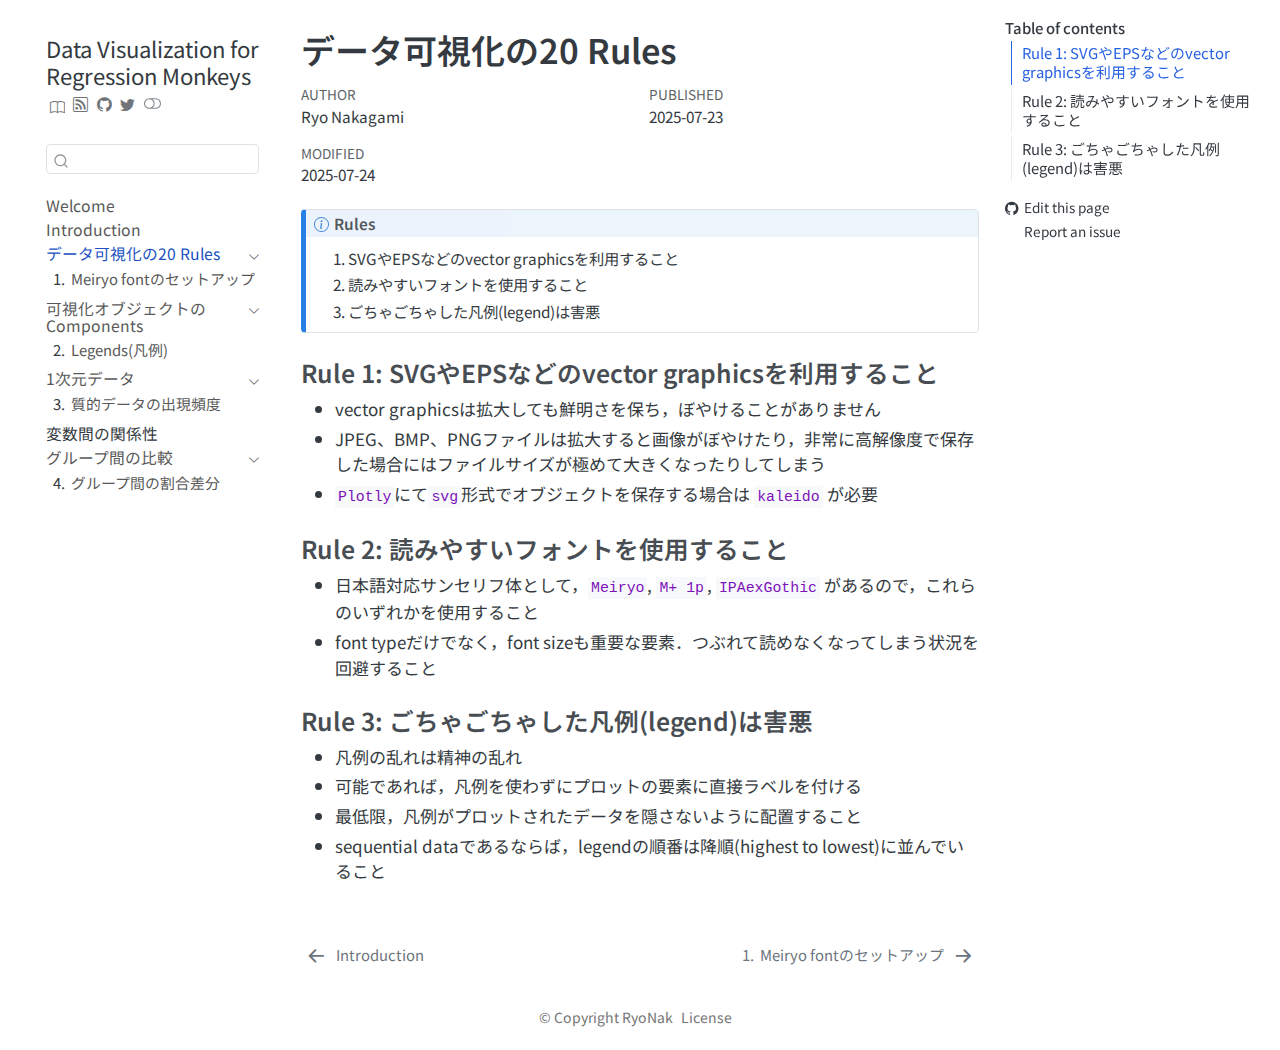
<file: posts/eda-setup/chapter-header.html>
<!DOCTYPE html>
<html xmlns="http://www.w3.org/1999/xhtml" lang="ja_JP.UTF-8" xml:lang="ja_JP.UTF-8"><head>

<meta charset="utf-8">
<meta name="generator" content="quarto-1.7.32">

<meta name="viewport" content="width=device-width, initial-scale=1.0, user-scalable=yes">

<meta name="author" content="Ryo Nakagami">
<meta name="dcterms.date" content="2025-07-23">

<title>データ可視化の20 Rules – Data Visualization for Regression Monkeys</title>
<style>
code{white-space: pre-wrap;}
span.smallcaps{font-variant: small-caps;}
div.columns{display: flex; gap: min(4vw, 1.5em);}
div.column{flex: auto; overflow-x: auto;}
div.hanging-indent{margin-left: 1.5em; text-indent: -1.5em;}
ul.task-list{list-style: none;}
ul.task-list li input[type="checkbox"] {
  width: 0.8em;
  margin: 0 0.8em 0.2em -1em; /* quarto-specific, see https://github.com/quarto-dev/quarto-cli/issues/4556 */ 
  vertical-align: middle;
}
</style>


<script src="../../site_libs/quarto-nav/quarto-nav.js"></script>
<script src="../../site_libs/quarto-nav/headroom.min.js"></script>
<script src="../../site_libs/clipboard/clipboard.min.js"></script>
<script src="../../site_libs/quarto-search/autocomplete.umd.js"></script>
<script src="../../site_libs/quarto-search/fuse.min.js"></script>
<script src="../../site_libs/quarto-search/quarto-search.js"></script>
<meta name="quarto:offset" content="../../">
<link href="../../posts/eda-setup/font-setup.html" rel="next">
<link href="../../posts/introduction.html" rel="prev">
<link href="../.././img/favicon.ico" rel="icon">
<script src="../../site_libs/quarto-html/quarto.js" type="module"></script>
<script src="../../site_libs/quarto-html/tabsets/tabsets.js" type="module"></script>
<script src="../../site_libs/quarto-html/popper.min.js"></script>
<script src="../../site_libs/quarto-html/tippy.umd.min.js"></script>
<script src="../../site_libs/quarto-html/anchor.min.js"></script>
<link href="../../site_libs/quarto-html/tippy.css" rel="stylesheet">
<link href="../../site_libs/quarto-html/quarto-syntax-highlighting-37eea08aefeeee20ff55810ff984fec1.css" rel="stylesheet" class="quarto-color-scheme" id="quarto-text-highlighting-styles">
<link href="../../site_libs/quarto-html/quarto-syntax-highlighting-dark-2fef5ea3f8957b3e4ecc936fc74692ca.css" rel="stylesheet" class="quarto-color-scheme quarto-color-alternate" id="quarto-text-highlighting-styles">
<link href="../../site_libs/quarto-html/quarto-syntax-highlighting-37eea08aefeeee20ff55810ff984fec1.css" rel="stylesheet" class="quarto-color-scheme-extra" id="quarto-text-highlighting-styles">
<script src="../../site_libs/bootstrap/bootstrap.min.js"></script>
<link href="../../site_libs/bootstrap/bootstrap-icons.css" rel="stylesheet">
<link href="../../site_libs/bootstrap/bootstrap-573f401c18ac87487c003c8bb5689b85.min.css" rel="stylesheet" append-hash="true" class="quarto-color-scheme" id="quarto-bootstrap" data-mode="light">
<link href="../../site_libs/bootstrap/bootstrap-dark-338fb44f2e9297c6accdd2699a6e07b0.min.css" rel="stylesheet" append-hash="true" class="quarto-color-scheme quarto-color-alternate" id="quarto-bootstrap" data-mode="dark">
<link href="../../site_libs/bootstrap/bootstrap-573f401c18ac87487c003c8bb5689b85.min.css" rel="stylesheet" append-hash="true" class="quarto-color-scheme-extra" id="quarto-bootstrap" data-mode="light">
<script id="quarto-search-options" type="application/json">{
  "location": "sidebar",
  "copy-button": false,
  "collapse-after": 3,
  "panel-placement": "start",
  "type": "textbox",
  "limit": 50,
  "keyboard-shortcut": [
    "f",
    "/",
    "s"
  ],
  "show-item-context": false,
  "language": {
    "search-no-results-text": "No results",
    "search-matching-documents-text": "matching documents",
    "search-copy-link-title": "Copy link to search",
    "search-hide-matches-text": "Hide additional matches",
    "search-more-match-text": "more match in this document",
    "search-more-matches-text": "more matches in this document",
    "search-clear-button-title": "Clear",
    "search-text-placeholder": "",
    "search-detached-cancel-button-title": "Cancel",
    "search-submit-button-title": "Submit",
    "search-label": "Search"
  }
}</script>
<script async="" src="https://www.googletagmanager.com/gtag/js?id=G-QEFX7FVCDM"></script>

<script type="text/javascript">

window.dataLayer = window.dataLayer || [];
function gtag(){dataLayer.push(arguments);}
gtag('js', new Date());
gtag('config', 'G-QEFX7FVCDM', { 'anonymize_ip': true});
</script>
<!-- Google Tag Manager -->
<script>(function(w,d,s,l,i){w[l]=w[l]||[];w[l].push({'gtm.start':
    new Date().getTime(),event:'gtm.js'});var f=d.getElementsByTagName(s)[0],
    j=d.createElement(s),dl=l!='dataLayer'?'&l='+l:'';j.async=true;j.src=
    'https://www.googletagmanager.com/gtm.js?id='+i+dl;f.parentNode.insertBefore(j,f);
    })(window,document,'script','dataLayer','GTM-M27Z2BWG');</script>
<!-- End Google Tag Manager -->
<link rel="preconnect" href="https://fonts.googleapis.com">
<link rel="preconnect" href="https://fonts.gstatic.com" crossorigin="">
<link href="https://fonts.googleapis.com/css2?family=Noto+Sans+JP:wght@100..900&amp;display=swap" rel="stylesheet">
<script>
    MathJax = {
        tex: {
            tags: 'all'  // should be 'ams', 'none', or 'all'
        }
    };
</script>


</head>

<body class="nav-sidebar floating quarto-light"><script id="quarto-html-before-body" type="application/javascript">
    const toggleBodyColorMode = (bsSheetEl) => {
      const mode = bsSheetEl.getAttribute("data-mode");
      const bodyEl = window.document.querySelector("body");
      if (mode === "dark") {
        bodyEl.classList.add("quarto-dark");
        bodyEl.classList.remove("quarto-light");
      } else {
        bodyEl.classList.add("quarto-light");
        bodyEl.classList.remove("quarto-dark");
      }
    }
    const toggleBodyColorPrimary = () => {
      const bsSheetEl = window.document.querySelector("link#quarto-bootstrap:not([rel=disabled-stylesheet])");
      if (bsSheetEl) {
        toggleBodyColorMode(bsSheetEl);
      }
    }
    const setColorSchemeToggle = (alternate) => {
      const toggles = window.document.querySelectorAll('.quarto-color-scheme-toggle');
      for (let i=0; i < toggles.length; i++) {
        const toggle = toggles[i];
        if (toggle) {
          if (alternate) {
            toggle.classList.add("alternate");
          } else {
            toggle.classList.remove("alternate");
          }
        }
      }
    };
    const toggleColorMode = (alternate) => {
      // Switch the stylesheets
      const primaryStylesheets = window.document.querySelectorAll('link.quarto-color-scheme:not(.quarto-color-alternate)');
      const alternateStylesheets = window.document.querySelectorAll('link.quarto-color-scheme.quarto-color-alternate');
      manageTransitions('#quarto-margin-sidebar .nav-link', false);
      if (alternate) {
        // note: dark is layered on light, we don't disable primary!
        enableStylesheet(alternateStylesheets);
        for (const sheetNode of alternateStylesheets) {
          if (sheetNode.id === "quarto-bootstrap") {
            toggleBodyColorMode(sheetNode);
          }
        }
      } else {
        disableStylesheet(alternateStylesheets);
        enableStylesheet(primaryStylesheets)
        toggleBodyColorPrimary();
      }
      manageTransitions('#quarto-margin-sidebar .nav-link', true);
      // Switch the toggles
      setColorSchemeToggle(alternate)
      // Hack to workaround the fact that safari doesn't
      // properly recolor the scrollbar when toggling (#1455)
      if (navigator.userAgent.indexOf('Safari') > 0 && navigator.userAgent.indexOf('Chrome') == -1) {
        manageTransitions("body", false);
        window.scrollTo(0, 1);
        setTimeout(() => {
          window.scrollTo(0, 0);
          manageTransitions("body", true);
        }, 40);
      }
    }
    const disableStylesheet = (stylesheets) => {
      for (let i=0; i < stylesheets.length; i++) {
        const stylesheet = stylesheets[i];
        stylesheet.rel = 'disabled-stylesheet';
      }
    }
    const enableStylesheet = (stylesheets) => {
      for (let i=0; i < stylesheets.length; i++) {
        const stylesheet = stylesheets[i];
        if(stylesheet.rel !== 'stylesheet') { // for Chrome, which will still FOUC without this check
          stylesheet.rel = 'stylesheet';
        }
      }
    }
    const manageTransitions = (selector, allowTransitions) => {
      const els = window.document.querySelectorAll(selector);
      for (let i=0; i < els.length; i++) {
        const el = els[i];
        if (allowTransitions) {
          el.classList.remove('notransition');
        } else {
          el.classList.add('notransition');
        }
      }
    }
    const isFileUrl = () => {
      return window.location.protocol === 'file:';
    }
    const hasAlternateSentinel = () => {
      let styleSentinel = getColorSchemeSentinel();
      if (styleSentinel !== null) {
        return styleSentinel === "alternate";
      } else {
        return false;
      }
    }
    const setStyleSentinel = (alternate) => {
      const value = alternate ? "alternate" : "default";
      if (!isFileUrl()) {
        window.localStorage.setItem("quarto-color-scheme", value);
      } else {
        localAlternateSentinel = value;
      }
    }
    const getColorSchemeSentinel = () => {
      if (!isFileUrl()) {
        const storageValue = window.localStorage.getItem("quarto-color-scheme");
        return storageValue != null ? storageValue : localAlternateSentinel;
      } else {
        return localAlternateSentinel;
      }
    }
    const toggleGiscusIfUsed = (isAlternate, darkModeDefault) => {
      const baseTheme = document.querySelector('#giscus-base-theme')?.value ?? 'light';
      const alternateTheme = document.querySelector('#giscus-alt-theme')?.value ?? 'dark';
      let newTheme = '';
      if(authorPrefersDark) {
        newTheme = isAlternate ? baseTheme : alternateTheme;
      } else {
        newTheme = isAlternate ? alternateTheme : baseTheme;
      }
      const changeGiscusTheme = () => {
        // From: https://github.com/giscus/giscus/issues/336
        const sendMessage = (message) => {
          const iframe = document.querySelector('iframe.giscus-frame');
          if (!iframe) return;
          iframe.contentWindow.postMessage({ giscus: message }, 'https://giscus.app');
        }
        sendMessage({
          setConfig: {
            theme: newTheme
          }
        });
      }
      const isGiscussLoaded = window.document.querySelector('iframe.giscus-frame') !== null;
      if (isGiscussLoaded) {
        changeGiscusTheme();
      }
    };
    const authorPrefersDark = false;
    const darkModeDefault = authorPrefersDark;
      document.querySelector('link#quarto-text-highlighting-styles.quarto-color-scheme-extra').rel = 'disabled-stylesheet';
      document.querySelector('link#quarto-bootstrap.quarto-color-scheme-extra').rel = 'disabled-stylesheet';
    let localAlternateSentinel = darkModeDefault ? 'alternate' : 'default';
    // Dark / light mode switch
    window.quartoToggleColorScheme = () => {
      // Read the current dark / light value
      let toAlternate = !hasAlternateSentinel();
      toggleColorMode(toAlternate);
      setStyleSentinel(toAlternate);
      toggleGiscusIfUsed(toAlternate, darkModeDefault);
      window.dispatchEvent(new Event('resize'));
    };
    // Switch to dark mode if need be
    if (hasAlternateSentinel()) {
      toggleColorMode(true);
    } else {
      toggleColorMode(false);
    }
  </script>

<div id="quarto-search-results"></div>
  <header id="quarto-header" class="headroom fixed-top">
  <nav class="quarto-secondary-nav">
    <div class="container-fluid d-flex">
      <button type="button" class="quarto-btn-toggle btn" data-bs-toggle="collapse" role="button" data-bs-target=".quarto-sidebar-collapse-item" aria-controls="quarto-sidebar" aria-expanded="false" aria-label="Toggle sidebar navigation" onclick="if (window.quartoToggleHeadroom) { window.quartoToggleHeadroom(); }">
        <i class="bi bi-layout-text-sidebar-reverse"></i>
      </button>
        <nav class="quarto-page-breadcrumbs" aria-label="breadcrumb"><ol class="breadcrumb"><li class="breadcrumb-item"><a href="../../posts/eda-setup/chapter-header.html">データ可視化の20 Rules</a></li></ol></nav>
        <a class="flex-grow-1" role="navigation" data-bs-toggle="collapse" data-bs-target=".quarto-sidebar-collapse-item" aria-controls="quarto-sidebar" aria-expanded="false" aria-label="Toggle sidebar navigation" onclick="if (window.quartoToggleHeadroom) { window.quartoToggleHeadroom(); }">      
        </a>
      <button type="button" class="btn quarto-search-button" aria-label="Search" onclick="window.quartoOpenSearch();">
        <i class="bi bi-search"></i>
      </button>
    </div>
  </nav>
</header>
<!-- content -->
<div id="quarto-content" class="quarto-container page-columns page-rows-contents page-layout-article">
<!-- sidebar -->
  <nav id="quarto-sidebar" class="sidebar collapse collapse-horizontal quarto-sidebar-collapse-item sidebar-navigation floating overflow-auto">
    <div class="pt-lg-2 mt-2 text-left sidebar-header">
    <div class="sidebar-title mb-0 py-0">
      <a href="../../">Data Visualization for Regression Monkeys</a> 
        <div class="sidebar-tools-main tools-wide">
    <div class="dropdown">
      <a href="" title="Blog Series" id="quarto-navigation-tool-dropdown-0" class="quarto-navigation-tool dropdown-toggle px-1" data-bs-toggle="dropdown" aria-expanded="false" role="link" aria-label="Blog Series"><i class="bi bi-book"></i></a>
      <ul class="dropdown-menu" aria-labelledby="quarto-navigation-tool-dropdown-0">
          <li>
            <a class="dropdown-item sidebar-tools-main-item" href="https://ryonakagami.github.io/regmonkey-datascience-blog/">
            Regmonkey Datascience Blog
            </a>
          </li>
          <li>
            <a class="dropdown-item sidebar-tools-main-item" href="https://ryonakagami.github.io/statistics-for-regression-monkey/">
            stats for regmonkey
            </a>
          </li>
          <li>
            <a class="dropdown-item sidebar-tools-main-item" href="https://ryonakagami.github.io/statistics_dojo/">
            statistics dojo
            </a>
          </li>
          <li>
            <a class="dropdown-item sidebar-tools-main-item" href="https://ohgoshgit.github.io/">
            OhGoshGit!?!
            </a>
          </li>
      </ul>
    </div>
    <a href="../../index.xml" title="" class="quarto-navigation-tool px-1" aria-label=""><i class="bi bi-rss"></i></a>
    <a href="https://github.com/RyoNakagami/regmonkey_datavisualization" title="Source Code" class="quarto-navigation-tool px-1" aria-label="Source Code"><i class="bi bi-github"></i></a>
    <a href="https://twitter.com/intent/tweet?url=|url|" title="Twitter" class="quarto-navigation-tool px-1" aria-label="Twitter"><i class="bi bi-twitter"></i></a>
  <a href="" class="quarto-color-scheme-toggle quarto-navigation-tool  px-1" onclick="window.quartoToggleColorScheme(); return false;" title="Toggle dark mode"><i class="bi"></i></a>
</div>
    </div>
      </div>
        <div class="mt-2 flex-shrink-0 align-items-center">
        <div class="sidebar-search">
        <div id="quarto-search" class="" title="Search"></div>
        </div>
        </div>
    <div class="sidebar-menu-container"> 
    <ul class="list-unstyled mt-1">
        <li class="sidebar-item">
  <div class="sidebar-item-container"> 
  <a href="../../index.html" class="sidebar-item-text sidebar-link">
 <span class="menu-text">Welcome</span></a>
  </div>
</li>
        <li class="sidebar-item">
  <div class="sidebar-item-container"> 
  <a href="../../posts/introduction.html" class="sidebar-item-text sidebar-link">
 <span class="menu-text">Introduction</span></a>
  </div>
</li>
        <li class="sidebar-item sidebar-item-section">
      <div class="sidebar-item-container"> 
            <a href="../../posts/eda-setup/chapter-header.html" class="sidebar-item-text sidebar-link active">
 <span class="menu-text">データ可視化の20 Rules</span></a>
          <a class="sidebar-item-toggle text-start" data-bs-toggle="collapse" data-bs-target="#quarto-sidebar-section-1" role="navigation" aria-expanded="true" aria-label="Toggle section">
            <i class="bi bi-chevron-right ms-2"></i>
          </a> 
      </div>
      <ul id="quarto-sidebar-section-1" class="collapse list-unstyled sidebar-section depth1 show">  
          <li class="sidebar-item">
  <div class="sidebar-item-container"> 
  <a href="../../posts/eda-setup/font-setup.html" class="sidebar-item-text sidebar-link">
 <span class="menu-text"><span class="chapter-number">1</span>&nbsp; <span class="chapter-title">Meiryo fontのセットアップ</span></span></a>
  </div>
</li>
      </ul>
  </li>
        <li class="sidebar-item sidebar-item-section">
      <div class="sidebar-item-container"> 
            <a href="../../posts/visualization-components/chapter-header.html" class="sidebar-item-text sidebar-link">
 <span class="menu-text">可視化オブジェクトのComponents</span></a>
          <a class="sidebar-item-toggle text-start" data-bs-toggle="collapse" data-bs-target="#quarto-sidebar-section-2" role="navigation" aria-expanded="true" aria-label="Toggle section">
            <i class="bi bi-chevron-right ms-2"></i>
          </a> 
      </div>
      <ul id="quarto-sidebar-section-2" class="collapse list-unstyled sidebar-section depth1 show">  
          <li class="sidebar-item">
  <div class="sidebar-item-container"> 
  <a href="../../posts/visualization-components/legends.html" class="sidebar-item-text sidebar-link">
 <span class="menu-text"><span class="chapter-number">2</span>&nbsp; <span class="chapter-title">Legends(凡例)</span></span></a>
  </div>
</li>
      </ul>
  </li>
        <li class="sidebar-item sidebar-item-section">
      <div class="sidebar-item-container"> 
            <a href="../../posts/1D-datavisualization/chapter-header.html" class="sidebar-item-text sidebar-link">
 <span class="menu-text">1次元データ</span></a>
          <a class="sidebar-item-toggle text-start" data-bs-toggle="collapse" data-bs-target="#quarto-sidebar-section-3" role="navigation" aria-expanded="true" aria-label="Toggle section">
            <i class="bi bi-chevron-right ms-2"></i>
          </a> 
      </div>
      <ul id="quarto-sidebar-section-3" class="collapse list-unstyled sidebar-section depth1 show">  
          <li class="sidebar-item">
  <div class="sidebar-item-container"> 
  <a href="../../posts/1D-datavisualization/frequency-counts-of-data-with-bar-plot.html" class="sidebar-item-text sidebar-link">
 <span class="menu-text"><span class="chapter-number">3</span>&nbsp; <span class="chapter-title">質的データの出現頻度</span></span></a>
  </div>
</li>
      </ul>
  </li>
        <li class="sidebar-item sidebar-item-section">
      <span class="sidebar-item-text sidebar-link text-start">
 <span class="menu-text">変数間の関係性</span></span>
  </li>
        <li class="sidebar-item sidebar-item-section">
      <div class="sidebar-item-container"> 
            <a href="../../posts/comparison-of-groups/chapter-header.html" class="sidebar-item-text sidebar-link">
 <span class="menu-text">グループ間の比較</span></a>
          <a class="sidebar-item-toggle text-start" data-bs-toggle="collapse" data-bs-target="#quarto-sidebar-section-5" role="navigation" aria-expanded="true" aria-label="Toggle section">
            <i class="bi bi-chevron-right ms-2"></i>
          </a> 
      </div>
      <ul id="quarto-sidebar-section-5" class="collapse list-unstyled sidebar-section depth1 show">  
          <li class="sidebar-item">
  <div class="sidebar-item-container"> 
  <a href="../../posts/comparison-of-groups/categorical-group-ratios-with-stacked-bar-plot.html" class="sidebar-item-text sidebar-link">
 <span class="menu-text"><span class="chapter-number">4</span>&nbsp; <span class="chapter-title">グループ間の割合差分</span></span></a>
  </div>
</li>
      </ul>
  </li>
    </ul>
    </div>
</nav>
<div id="quarto-sidebar-glass" class="quarto-sidebar-collapse-item" data-bs-toggle="collapse" data-bs-target=".quarto-sidebar-collapse-item"></div>
<!-- margin-sidebar -->
    <div id="quarto-margin-sidebar" class="sidebar margin-sidebar">
        <nav id="TOC" role="doc-toc" class="toc-active">
    <h2 id="toc-title">Table of contents</h2>
   
  <ul>
  <li><a href="#rule-1-svgやepsなどのvector-graphicsを利用すること" id="toc-rule-1-svgやepsなどのvector-graphicsを利用すること" class="nav-link active" data-scroll-target="#rule-1-svgやepsなどのvector-graphicsを利用すること">Rule 1: SVGやEPSなどのvector graphicsを利用すること</a></li>
  <li><a href="#rule-2-読みやすいフォントを使用すること" id="toc-rule-2-読みやすいフォントを使用すること" class="nav-link" data-scroll-target="#rule-2-読みやすいフォントを使用すること">Rule 2: 読みやすいフォントを使用すること</a></li>
  <li><a href="#rule-3-ごちゃごちゃした凡例legendは害悪" id="toc-rule-3-ごちゃごちゃした凡例legendは害悪" class="nav-link" data-scroll-target="#rule-3-ごちゃごちゃした凡例legendは害悪">Rule 3: ごちゃごちゃした凡例(legend)は害悪</a></li>
  </ul>
<div class="toc-actions"><ul><li><a href="https://github.com/RyoNakagami/regmonkey_datavisualization/edit/main/posts/eda-setup/chapter-header.qmd" class="toc-action"><i class="bi bi-github"></i>Edit this page</a></li><li><a href="https://github.com/RyoNakagami/regmonkey_datavisualization/issues/new" class="toc-action"><i class="bi empty"></i>Report an issue</a></li></ul></div></nav>
    </div>
<!-- main -->
<main class="content" id="quarto-document-content">


<header id="title-block-header" class="quarto-title-block default">
<div class="quarto-title">
<h1 class="title">データ可視化の20 Rules</h1>
</div>



<div class="quarto-title-meta">

    <div>
    <div class="quarto-title-meta-heading">Author</div>
    <div class="quarto-title-meta-contents">
             <p>Ryo Nakagami </p>
          </div>
  </div>
    
    <div>
    <div class="quarto-title-meta-heading">Published</div>
    <div class="quarto-title-meta-contents">
      <p class="date">2025-07-23</p>
    </div>
  </div>
  
    <div>
    <div class="quarto-title-meta-heading">Modified</div>
    <div class="quarto-title-meta-contents">
      <p class="date-modified">2025-07-24</p>
    </div>
  </div>
    
  </div>
  


</header>


<div class="callout callout-style-default callout-note callout-titled">
<div class="callout-header d-flex align-content-center">
<div class="callout-icon-container">
<i class="callout-icon"></i>
</div>
<div class="callout-title-container flex-fill">
Rules
</div>
</div>
<div class="callout-body-container callout-body">
<ol type="1">
<li>SVGやEPSなどのvector graphicsを利用すること</li>
<li>読みやすいフォントを使用すること</li>
<li>ごちゃごちゃした凡例(legend)は害悪</li>
</ol>
</div>
</div>
<section id="rule-1-svgやepsなどのvector-graphicsを利用すること" class="level3">
<h3 class="anchored" data-anchor-id="rule-1-svgやepsなどのvector-graphicsを利用すること">Rule 1: SVGやEPSなどのvector graphicsを利用すること</h3>
<ul>
<li>vector graphicsは拡大しても鮮明さを保ち，ぼやけることがありません</li>
<li>JPEG、BMP、PNGファイルは拡大すると画像がぼやけたり，非常に高解像度で保存した場合にはファイルサイズが極めて大きくなったりしてしまう</li>
<li><code>Plotly</code>にて<code>svg</code>形式でオブジェクトを保存する場合は <code>kaleido</code> が必要</li>
</ul>
</section>
<section id="rule-2-読みやすいフォントを使用すること" class="level3">
<h3 class="anchored" data-anchor-id="rule-2-読みやすいフォントを使用すること">Rule 2: 読みやすいフォントを使用すること</h3>
<ul>
<li>日本語対応サンセリフ体として，<code>Meiryo</code>, <code>M+ 1p</code>, <code>IPAexGothic</code> があるので，これらのいずれかを使用すること</li>
<li>font typeだけでなく，font sizeも重要な要素．つぶれて読めなくなってしまう状況を回避すること</li>
</ul>
</section>
<section id="rule-3-ごちゃごちゃした凡例legendは害悪" class="level3">
<h3 class="anchored" data-anchor-id="rule-3-ごちゃごちゃした凡例legendは害悪">Rule 3: ごちゃごちゃした凡例(legend)は害悪</h3>
<ul>
<li>凡例の乱れは精神の乱れ</li>
<li>可能であれば，凡例を使わずにプロットの要素に直接ラベルを付ける</li>
<li>最低限，凡例がプロットされたデータを隠さないように配置すること</li>
<li>sequential dataであるならば，legendの順番は降順(highest to lowest)に並んでいること</li>
</ul>


</section>

</main> <!-- /main -->
<script>
   document.querySelectorAll('.custom_problem .theorem-title').forEach((title) => {
       let modName = title.innerHTML;
       modName = modName.replace("Exercise", "Problem");
       modName = modName.replace("Example", "<strong>&#9654;</strong>&nbsp; Example");
       title.innerHTML = modName;
   });
</script>
<script id="quarto-html-after-body" type="application/javascript">
  window.document.addEventListener("DOMContentLoaded", function (event) {
    // Ensure there is a toggle, if there isn't float one in the top right
    if (window.document.querySelector('.quarto-color-scheme-toggle') === null) {
      const a = window.document.createElement('a');
      a.classList.add('top-right');
      a.classList.add('quarto-color-scheme-toggle');
      a.href = "";
      a.onclick = function() { try { window.quartoToggleColorScheme(); } catch {} return false; };
      const i = window.document.createElement("i");
      i.classList.add('bi');
      a.appendChild(i);
      window.document.body.appendChild(a);
    }
    setColorSchemeToggle(hasAlternateSentinel())
    const icon = "";
    const anchorJS = new window.AnchorJS();
    anchorJS.options = {
      placement: 'right',
      icon: icon
    };
    anchorJS.add('.anchored');
    const isCodeAnnotation = (el) => {
      for (const clz of el.classList) {
        if (clz.startsWith('code-annotation-')) {                     
          return true;
        }
      }
      return false;
    }
    const onCopySuccess = function(e) {
      // button target
      const button = e.trigger;
      // don't keep focus
      button.blur();
      // flash "checked"
      button.classList.add('code-copy-button-checked');
      var currentTitle = button.getAttribute("title");
      button.setAttribute("title", "Copied!");
      let tooltip;
      if (window.bootstrap) {
        button.setAttribute("data-bs-toggle", "tooltip");
        button.setAttribute("data-bs-placement", "left");
        button.setAttribute("data-bs-title", "Copied!");
        tooltip = new bootstrap.Tooltip(button, 
          { trigger: "manual", 
            customClass: "code-copy-button-tooltip",
            offset: [0, -8]});
        tooltip.show();    
      }
      setTimeout(function() {
        if (tooltip) {
          tooltip.hide();
          button.removeAttribute("data-bs-title");
          button.removeAttribute("data-bs-toggle");
          button.removeAttribute("data-bs-placement");
        }
        button.setAttribute("title", currentTitle);
        button.classList.remove('code-copy-button-checked');
      }, 1000);
      // clear code selection
      e.clearSelection();
    }
    const getTextToCopy = function(trigger) {
        const codeEl = trigger.previousElementSibling.cloneNode(true);
        for (const childEl of codeEl.children) {
          if (isCodeAnnotation(childEl)) {
            childEl.remove();
          }
        }
        return codeEl.innerText;
    }
    const clipboard = new window.ClipboardJS('.code-copy-button:not([data-in-quarto-modal])', {
      text: getTextToCopy
    });
    clipboard.on('success', onCopySuccess);
    if (window.document.getElementById('quarto-embedded-source-code-modal')) {
      const clipboardModal = new window.ClipboardJS('.code-copy-button[data-in-quarto-modal]', {
        text: getTextToCopy,
        container: window.document.getElementById('quarto-embedded-source-code-modal')
      });
      clipboardModal.on('success', onCopySuccess);
    }
      var localhostRegex = new RegExp(/^(?:http|https):\/\/localhost\:?[0-9]*\//);
      var mailtoRegex = new RegExp(/^mailto:/);
        var filterRegex = new RegExp("https:\/\/ryonakagami\.github\.io\/regmonkey_datavisualization\/");
      var isInternal = (href) => {
          return filterRegex.test(href) || localhostRegex.test(href) || mailtoRegex.test(href);
      }
      // Inspect non-navigation links and adorn them if external
     var links = window.document.querySelectorAll('a[href]:not(.nav-link):not(.navbar-brand):not(.toc-action):not(.sidebar-link):not(.sidebar-item-toggle):not(.pagination-link):not(.no-external):not([aria-hidden]):not(.dropdown-item):not(.quarto-navigation-tool):not(.about-link)');
      for (var i=0; i<links.length; i++) {
        const link = links[i];
        if (!isInternal(link.href)) {
          // undo the damage that might have been done by quarto-nav.js in the case of
          // links that we want to consider external
          if (link.dataset.originalHref !== undefined) {
            link.href = link.dataset.originalHref;
          }
        }
      }
    function tippyHover(el, contentFn, onTriggerFn, onUntriggerFn) {
      const config = {
        allowHTML: true,
        maxWidth: 500,
        delay: 100,
        arrow: false,
        appendTo: function(el) {
            return el.parentElement;
        },
        interactive: true,
        interactiveBorder: 10,
        theme: 'quarto',
        placement: 'bottom-start',
      };
      if (contentFn) {
        config.content = contentFn;
      }
      if (onTriggerFn) {
        config.onTrigger = onTriggerFn;
      }
      if (onUntriggerFn) {
        config.onUntrigger = onUntriggerFn;
      }
      window.tippy(el, config); 
    }
    const noterefs = window.document.querySelectorAll('a[role="doc-noteref"]');
    for (var i=0; i<noterefs.length; i++) {
      const ref = noterefs[i];
      tippyHover(ref, function() {
        // use id or data attribute instead here
        let href = ref.getAttribute('data-footnote-href') || ref.getAttribute('href');
        try { href = new URL(href).hash; } catch {}
        const id = href.replace(/^#\/?/, "");
        const note = window.document.getElementById(id);
        if (note) {
          return note.innerHTML;
        } else {
          return "";
        }
      });
    }
    const xrefs = window.document.querySelectorAll('a.quarto-xref');
    const processXRef = (id, note) => {
      // Strip column container classes
      const stripColumnClz = (el) => {
        el.classList.remove("page-full", "page-columns");
        if (el.children) {
          for (const child of el.children) {
            stripColumnClz(child);
          }
        }
      }
      stripColumnClz(note)
      if (id === null || id.startsWith('sec-')) {
        // Special case sections, only their first couple elements
        const container = document.createElement("div");
        if (note.children && note.children.length > 2) {
          container.appendChild(note.children[0].cloneNode(true));
          for (let i = 1; i < note.children.length; i++) {
            const child = note.children[i];
            if (child.tagName === "P" && child.innerText === "") {
              continue;
            } else {
              container.appendChild(child.cloneNode(true));
              break;
            }
          }
          if (window.Quarto?.typesetMath) {
            window.Quarto.typesetMath(container);
          }
          return container.innerHTML
        } else {
          if (window.Quarto?.typesetMath) {
            window.Quarto.typesetMath(note);
          }
          return note.innerHTML;
        }
      } else {
        // Remove any anchor links if they are present
        const anchorLink = note.querySelector('a.anchorjs-link');
        if (anchorLink) {
          anchorLink.remove();
        }
        if (window.Quarto?.typesetMath) {
          window.Quarto.typesetMath(note);
        }
        if (note.classList.contains("callout")) {
          return note.outerHTML;
        } else {
          return note.innerHTML;
        }
      }
    }
    for (var i=0; i<xrefs.length; i++) {
      const xref = xrefs[i];
      tippyHover(xref, undefined, function(instance) {
        instance.disable();
        let url = xref.getAttribute('href');
        let hash = undefined; 
        if (url.startsWith('#')) {
          hash = url;
        } else {
          try { hash = new URL(url).hash; } catch {}
        }
        if (hash) {
          const id = hash.replace(/^#\/?/, "");
          const note = window.document.getElementById(id);
          if (note !== null) {
            try {
              const html = processXRef(id, note.cloneNode(true));
              instance.setContent(html);
            } finally {
              instance.enable();
              instance.show();
            }
          } else {
            // See if we can fetch this
            fetch(url.split('#')[0])
            .then(res => res.text())
            .then(html => {
              const parser = new DOMParser();
              const htmlDoc = parser.parseFromString(html, "text/html");
              const note = htmlDoc.getElementById(id);
              if (note !== null) {
                const html = processXRef(id, note);
                instance.setContent(html);
              } 
            }).finally(() => {
              instance.enable();
              instance.show();
            });
          }
        } else {
          // See if we can fetch a full url (with no hash to target)
          // This is a special case and we should probably do some content thinning / targeting
          fetch(url)
          .then(res => res.text())
          .then(html => {
            const parser = new DOMParser();
            const htmlDoc = parser.parseFromString(html, "text/html");
            const note = htmlDoc.querySelector('main.content');
            if (note !== null) {
              // This should only happen for chapter cross references
              // (since there is no id in the URL)
              // remove the first header
              if (note.children.length > 0 && note.children[0].tagName === "HEADER") {
                note.children[0].remove();
              }
              const html = processXRef(null, note);
              instance.setContent(html);
            } 
          }).finally(() => {
            instance.enable();
            instance.show();
          });
        }
      }, function(instance) {
      });
    }
        let selectedAnnoteEl;
        const selectorForAnnotation = ( cell, annotation) => {
          let cellAttr = 'data-code-cell="' + cell + '"';
          let lineAttr = 'data-code-annotation="' +  annotation + '"';
          const selector = 'span[' + cellAttr + '][' + lineAttr + ']';
          return selector;
        }
        const selectCodeLines = (annoteEl) => {
          const doc = window.document;
          const targetCell = annoteEl.getAttribute("data-target-cell");
          const targetAnnotation = annoteEl.getAttribute("data-target-annotation");
          const annoteSpan = window.document.querySelector(selectorForAnnotation(targetCell, targetAnnotation));
          const lines = annoteSpan.getAttribute("data-code-lines").split(",");
          const lineIds = lines.map((line) => {
            return targetCell + "-" + line;
          })
          let top = null;
          let height = null;
          let parent = null;
          if (lineIds.length > 0) {
              //compute the position of the single el (top and bottom and make a div)
              const el = window.document.getElementById(lineIds[0]);
              top = el.offsetTop;
              height = el.offsetHeight;
              parent = el.parentElement.parentElement;
            if (lineIds.length > 1) {
              const lastEl = window.document.getElementById(lineIds[lineIds.length - 1]);
              const bottom = lastEl.offsetTop + lastEl.offsetHeight;
              height = bottom - top;
            }
            if (top !== null && height !== null && parent !== null) {
              // cook up a div (if necessary) and position it 
              let div = window.document.getElementById("code-annotation-line-highlight");
              if (div === null) {
                div = window.document.createElement("div");
                div.setAttribute("id", "code-annotation-line-highlight");
                div.style.position = 'absolute';
                parent.appendChild(div);
              }
              div.style.top = top - 2 + "px";
              div.style.height = height + 4 + "px";
              div.style.left = 0;
              let gutterDiv = window.document.getElementById("code-annotation-line-highlight-gutter");
              if (gutterDiv === null) {
                gutterDiv = window.document.createElement("div");
                gutterDiv.setAttribute("id", "code-annotation-line-highlight-gutter");
                gutterDiv.style.position = 'absolute';
                const codeCell = window.document.getElementById(targetCell);
                const gutter = codeCell.querySelector('.code-annotation-gutter');
                gutter.appendChild(gutterDiv);
              }
              gutterDiv.style.top = top - 2 + "px";
              gutterDiv.style.height = height + 4 + "px";
            }
            selectedAnnoteEl = annoteEl;
          }
        };
        const unselectCodeLines = () => {
          const elementsIds = ["code-annotation-line-highlight", "code-annotation-line-highlight-gutter"];
          elementsIds.forEach((elId) => {
            const div = window.document.getElementById(elId);
            if (div) {
              div.remove();
            }
          });
          selectedAnnoteEl = undefined;
        };
          // Handle positioning of the toggle
      window.addEventListener(
        "resize",
        throttle(() => {
          elRect = undefined;
          if (selectedAnnoteEl) {
            selectCodeLines(selectedAnnoteEl);
          }
        }, 10)
      );
      function throttle(fn, ms) {
      let throttle = false;
      let timer;
        return (...args) => {
          if(!throttle) { // first call gets through
              fn.apply(this, args);
              throttle = true;
          } else { // all the others get throttled
              if(timer) clearTimeout(timer); // cancel #2
              timer = setTimeout(() => {
                fn.apply(this, args);
                timer = throttle = false;
              }, ms);
          }
        };
      }
        // Attach click handler to the DT
        const annoteDls = window.document.querySelectorAll('dt[data-target-cell]');
        for (const annoteDlNode of annoteDls) {
          annoteDlNode.addEventListener('click', (event) => {
            const clickedEl = event.target;
            if (clickedEl !== selectedAnnoteEl) {
              unselectCodeLines();
              const activeEl = window.document.querySelector('dt[data-target-cell].code-annotation-active');
              if (activeEl) {
                activeEl.classList.remove('code-annotation-active');
              }
              selectCodeLines(clickedEl);
              clickedEl.classList.add('code-annotation-active');
            } else {
              // Unselect the line
              unselectCodeLines();
              clickedEl.classList.remove('code-annotation-active');
            }
          });
        }
    const findCites = (el) => {
      const parentEl = el.parentElement;
      if (parentEl) {
        const cites = parentEl.dataset.cites;
        if (cites) {
          return {
            el,
            cites: cites.split(' ')
          };
        } else {
          return findCites(el.parentElement)
        }
      } else {
        return undefined;
      }
    };
    var bibliorefs = window.document.querySelectorAll('a[role="doc-biblioref"]');
    for (var i=0; i<bibliorefs.length; i++) {
      const ref = bibliorefs[i];
      const citeInfo = findCites(ref);
      if (citeInfo) {
        tippyHover(citeInfo.el, function() {
          var popup = window.document.createElement('div');
          citeInfo.cites.forEach(function(cite) {
            var citeDiv = window.document.createElement('div');
            citeDiv.classList.add('hanging-indent');
            citeDiv.classList.add('csl-entry');
            var biblioDiv = window.document.getElementById('ref-' + cite);
            if (biblioDiv) {
              citeDiv.innerHTML = biblioDiv.innerHTML;
            }
            popup.appendChild(citeDiv);
          });
          return popup.innerHTML;
        });
      }
    }
  });
  </script>
<script src="https://utteranc.es/client.js" repo="RyoNakagami/statistics-for-regression-monkey" issue-term="pathname" theme="github-light" crossorigin="anonymous" async="">
</script>
<nav class="page-navigation">
  <div class="nav-page nav-page-previous">
      <a href="../../posts/introduction.html" class="pagination-link" aria-label="Introduction">
        <i class="bi bi-arrow-left-short"></i> <span class="nav-page-text">Introduction</span>
      </a>          
  </div>
  <div class="nav-page nav-page-next">
      <a href="../../posts/eda-setup/font-setup.html" class="pagination-link" aria-label="Meiryo fontのセットアップ">
        <span class="nav-page-text"><span class="chapter-number">1</span>&nbsp; <span class="chapter-title">Meiryo fontのセットアップ</span></span> <i class="bi bi-arrow-right-short"></i>
      </a>
  </div>
</nav>
</div> <!-- /content -->
<footer class="footer">
  <div class="nav-footer">
    <div class="nav-footer-left">
      &nbsp;
    </div>   
    <div class="nav-footer-center">
      <ul class="footer-items list-unstyled">
    <li class="nav-item">
 © Copyright RyoNak
  </li>  
    <li class="nav-item">
    <a class="nav-link" href="../../LICENSE">
<p>License</p>
</a>
  </li>  
</ul>
    <div class="toc-actions d-sm-block d-md-none"><ul><li><a href="https://github.com/RyoNakagami/regmonkey_datavisualization/edit/main/posts/eda-setup/chapter-header.qmd" class="toc-action"><i class="bi bi-github"></i>Edit this page</a></li><li><a href="https://github.com/RyoNakagami/regmonkey_datavisualization/issues/new" class="toc-action"><i class="bi empty"></i>Report an issue</a></li></ul></div></div>
    <div class="nav-footer-right">
      &nbsp;
    </div>
  </div>
</footer>




</body></html>
</file>
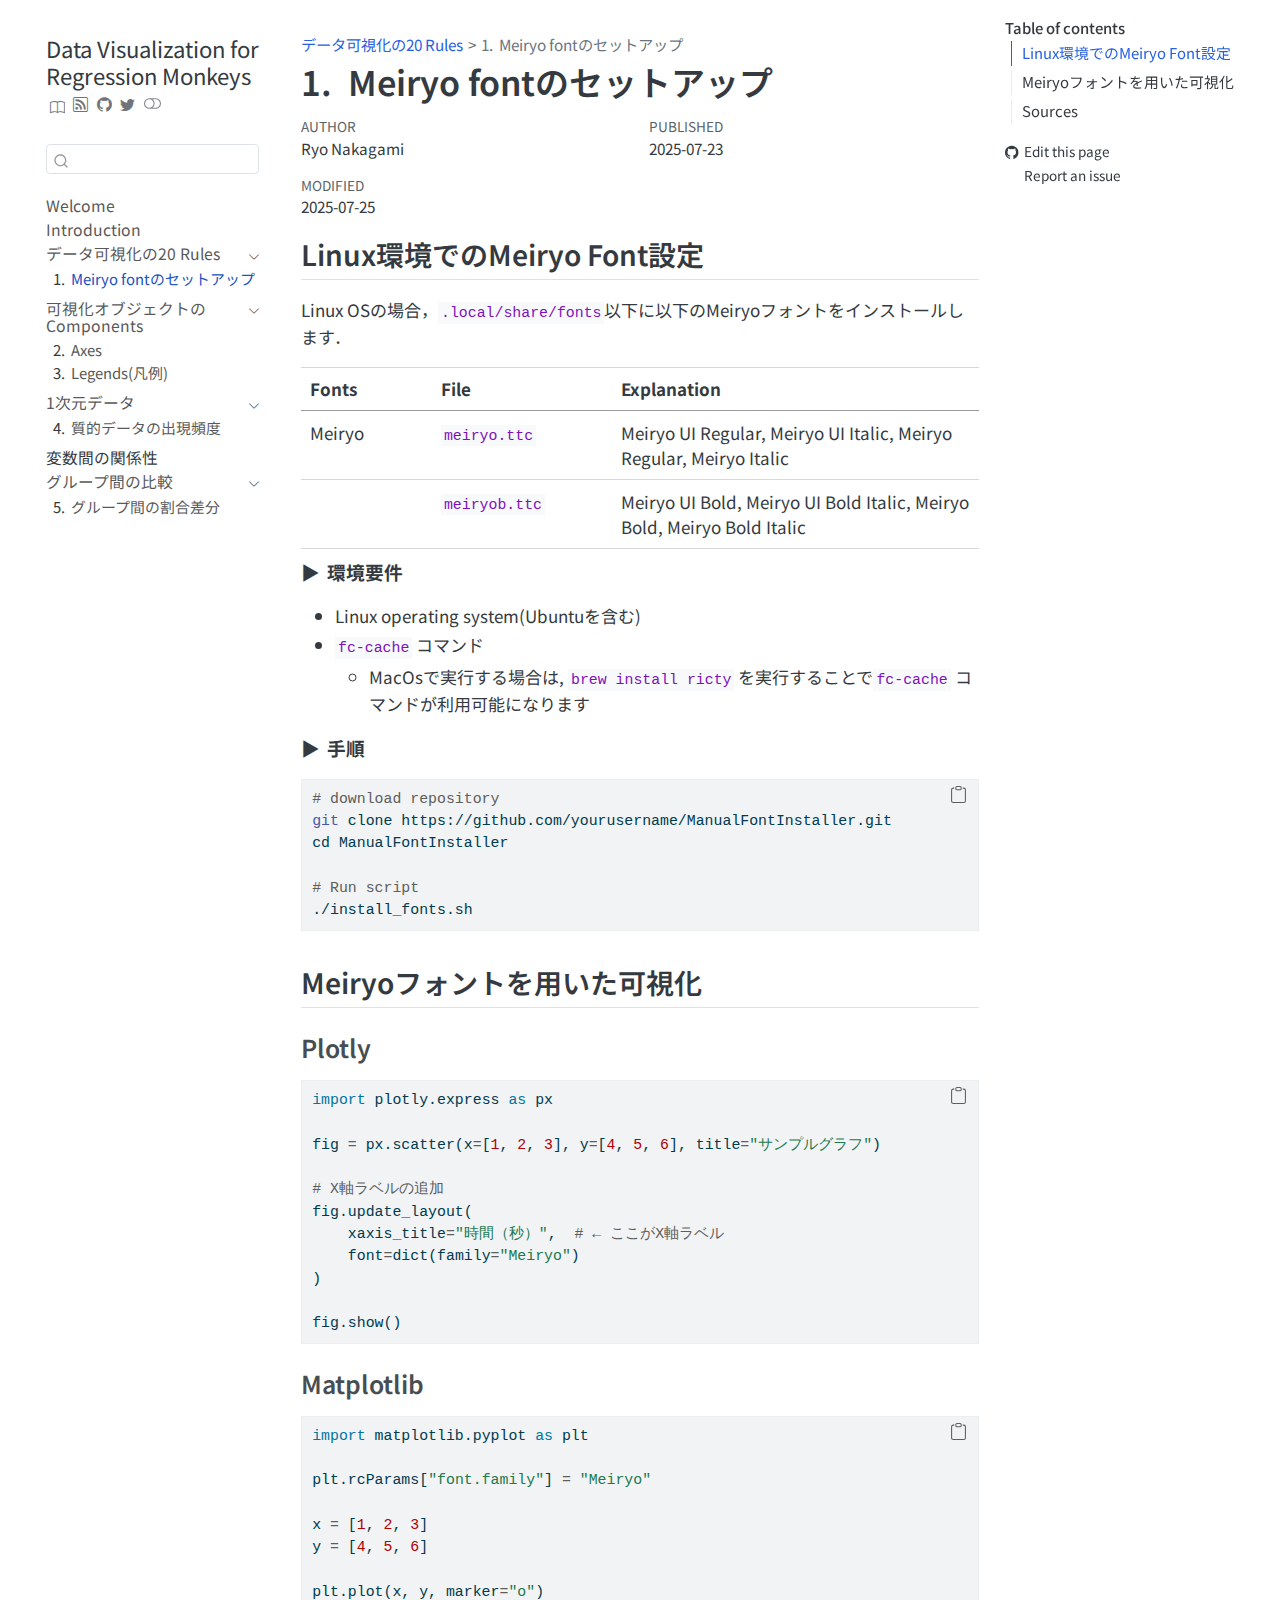
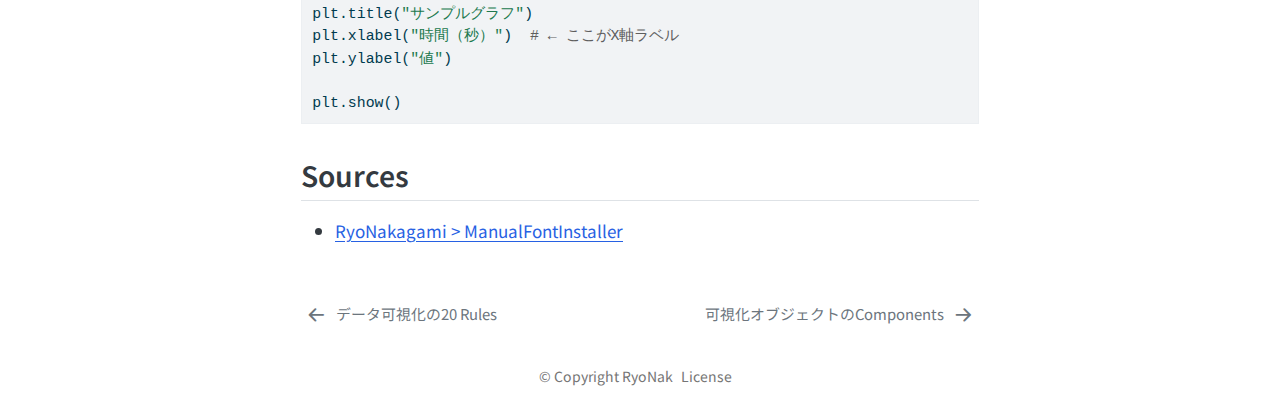
<file: posts/eda-setup/font-setup.html>
<!DOCTYPE html>
<html xmlns="http://www.w3.org/1999/xhtml" lang="ja_JP.UTF-8" xml:lang="ja_JP.UTF-8"><head>

<meta charset="utf-8">
<meta name="generator" content="quarto-1.7.32">

<meta name="viewport" content="width=device-width, initial-scale=1.0, user-scalable=yes">

<meta name="author" content="Ryo Nakagami">
<meta name="dcterms.date" content="2025-07-23">

<title>1&nbsp; Meiryo fontのセットアップ – Data Visualization for Regression Monkeys</title>
<style>
code{white-space: pre-wrap;}
span.smallcaps{font-variant: small-caps;}
div.columns{display: flex; gap: min(4vw, 1.5em);}
div.column{flex: auto; overflow-x: auto;}
div.hanging-indent{margin-left: 1.5em; text-indent: -1.5em;}
ul.task-list{list-style: none;}
ul.task-list li input[type="checkbox"] {
  width: 0.8em;
  margin: 0 0.8em 0.2em -1em; /* quarto-specific, see https://github.com/quarto-dev/quarto-cli/issues/4556 */ 
  vertical-align: middle;
}
/* CSS for syntax highlighting */
html { -webkit-text-size-adjust: 100%; }
pre > code.sourceCode { white-space: pre; position: relative; }
pre > code.sourceCode > span { display: inline-block; line-height: 1.25; }
pre > code.sourceCode > span:empty { height: 1.2em; }
.sourceCode { overflow: visible; }
code.sourceCode > span { color: inherit; text-decoration: inherit; }
div.sourceCode { margin: 1em 0; }
pre.sourceCode { margin: 0; }
@media screen {
div.sourceCode { overflow: auto; }
}
@media print {
pre > code.sourceCode { white-space: pre-wrap; }
pre > code.sourceCode > span { text-indent: -5em; padding-left: 5em; }
}
pre.numberSource code
  { counter-reset: source-line 0; }
pre.numberSource code > span
  { position: relative; left: -4em; counter-increment: source-line; }
pre.numberSource code > span > a:first-child::before
  { content: counter(source-line);
    position: relative; left: -1em; text-align: right; vertical-align: baseline;
    border: none; display: inline-block;
    -webkit-touch-callout: none; -webkit-user-select: none;
    -khtml-user-select: none; -moz-user-select: none;
    -ms-user-select: none; user-select: none;
    padding: 0 4px; width: 4em;
  }
pre.numberSource { margin-left: 3em;  padding-left: 4px; }
div.sourceCode
  {   }
@media screen {
pre > code.sourceCode > span > a:first-child::before { text-decoration: underline; }
}
</style>


<script src="../../site_libs/quarto-nav/quarto-nav.js"></script>
<script src="../../site_libs/quarto-nav/headroom.min.js"></script>
<script src="../../site_libs/clipboard/clipboard.min.js"></script>
<script src="../../site_libs/quarto-search/autocomplete.umd.js"></script>
<script src="../../site_libs/quarto-search/fuse.min.js"></script>
<script src="../../site_libs/quarto-search/quarto-search.js"></script>
<meta name="quarto:offset" content="../../">
<link href="../../posts/visualization-components/chapter-header.html" rel="next">
<link href="../../posts/eda-setup/chapter-header.html" rel="prev">
<link href="../.././img/favicon.ico" rel="icon">
<script src="../../site_libs/quarto-html/quarto.js" type="module"></script>
<script src="../../site_libs/quarto-html/tabsets/tabsets.js" type="module"></script>
<script src="../../site_libs/quarto-html/popper.min.js"></script>
<script src="../../site_libs/quarto-html/tippy.umd.min.js"></script>
<script src="../../site_libs/quarto-html/anchor.min.js"></script>
<link href="../../site_libs/quarto-html/tippy.css" rel="stylesheet">
<link href="../../site_libs/quarto-html/quarto-syntax-highlighting-37eea08aefeeee20ff55810ff984fec1.css" rel="stylesheet" class="quarto-color-scheme" id="quarto-text-highlighting-styles">
<link href="../../site_libs/quarto-html/quarto-syntax-highlighting-dark-2fef5ea3f8957b3e4ecc936fc74692ca.css" rel="stylesheet" class="quarto-color-scheme quarto-color-alternate" id="quarto-text-highlighting-styles">
<link href="../../site_libs/quarto-html/quarto-syntax-highlighting-37eea08aefeeee20ff55810ff984fec1.css" rel="stylesheet" class="quarto-color-scheme-extra" id="quarto-text-highlighting-styles">
<script src="../../site_libs/bootstrap/bootstrap.min.js"></script>
<link href="../../site_libs/bootstrap/bootstrap-icons.css" rel="stylesheet">
<link href="../../site_libs/bootstrap/bootstrap-573f401c18ac87487c003c8bb5689b85.min.css" rel="stylesheet" append-hash="true" class="quarto-color-scheme" id="quarto-bootstrap" data-mode="light">
<link href="../../site_libs/bootstrap/bootstrap-dark-338fb44f2e9297c6accdd2699a6e07b0.min.css" rel="stylesheet" append-hash="true" class="quarto-color-scheme quarto-color-alternate" id="quarto-bootstrap" data-mode="dark">
<link href="../../site_libs/bootstrap/bootstrap-573f401c18ac87487c003c8bb5689b85.min.css" rel="stylesheet" append-hash="true" class="quarto-color-scheme-extra" id="quarto-bootstrap" data-mode="light">
<script id="quarto-search-options" type="application/json">{
  "location": "sidebar",
  "copy-button": false,
  "collapse-after": 3,
  "panel-placement": "start",
  "type": "textbox",
  "limit": 50,
  "keyboard-shortcut": [
    "f",
    "/",
    "s"
  ],
  "show-item-context": false,
  "language": {
    "search-no-results-text": "No results",
    "search-matching-documents-text": "matching documents",
    "search-copy-link-title": "Copy link to search",
    "search-hide-matches-text": "Hide additional matches",
    "search-more-match-text": "more match in this document",
    "search-more-matches-text": "more matches in this document",
    "search-clear-button-title": "Clear",
    "search-text-placeholder": "",
    "search-detached-cancel-button-title": "Cancel",
    "search-submit-button-title": "Submit",
    "search-label": "Search"
  }
}</script>
<script async="" src="https://www.googletagmanager.com/gtag/js?id=G-QEFX7FVCDM"></script>

<script type="text/javascript">

window.dataLayer = window.dataLayer || [];
function gtag(){dataLayer.push(arguments);}
gtag('js', new Date());
gtag('config', 'G-QEFX7FVCDM', { 'anonymize_ip': true});
</script>
<!-- Google Tag Manager -->
<script>(function(w,d,s,l,i){w[l]=w[l]||[];w[l].push({'gtm.start':
    new Date().getTime(),event:'gtm.js'});var f=d.getElementsByTagName(s)[0],
    j=d.createElement(s),dl=l!='dataLayer'?'&l='+l:'';j.async=true;j.src=
    'https://www.googletagmanager.com/gtm.js?id='+i+dl;f.parentNode.insertBefore(j,f);
    })(window,document,'script','dataLayer','GTM-M27Z2BWG');</script>
<!-- End Google Tag Manager -->
<link rel="preconnect" href="https://fonts.googleapis.com">
<link rel="preconnect" href="https://fonts.gstatic.com" crossorigin="">
<link href="https://fonts.googleapis.com/css2?family=Noto+Sans+JP:wght@100..900&amp;display=swap" rel="stylesheet">
<script>
    MathJax = {
        tex: {
            tags: 'all'  // should be 'ams', 'none', or 'all'
        }
    };
</script>


</head>

<body class="nav-sidebar floating quarto-light"><script id="quarto-html-before-body" type="application/javascript">
    const toggleBodyColorMode = (bsSheetEl) => {
      const mode = bsSheetEl.getAttribute("data-mode");
      const bodyEl = window.document.querySelector("body");
      if (mode === "dark") {
        bodyEl.classList.add("quarto-dark");
        bodyEl.classList.remove("quarto-light");
      } else {
        bodyEl.classList.add("quarto-light");
        bodyEl.classList.remove("quarto-dark");
      }
    }
    const toggleBodyColorPrimary = () => {
      const bsSheetEl = window.document.querySelector("link#quarto-bootstrap:not([rel=disabled-stylesheet])");
      if (bsSheetEl) {
        toggleBodyColorMode(bsSheetEl);
      }
    }
    const setColorSchemeToggle = (alternate) => {
      const toggles = window.document.querySelectorAll('.quarto-color-scheme-toggle');
      for (let i=0; i < toggles.length; i++) {
        const toggle = toggles[i];
        if (toggle) {
          if (alternate) {
            toggle.classList.add("alternate");
          } else {
            toggle.classList.remove("alternate");
          }
        }
      }
    };
    const toggleColorMode = (alternate) => {
      // Switch the stylesheets
      const primaryStylesheets = window.document.querySelectorAll('link.quarto-color-scheme:not(.quarto-color-alternate)');
      const alternateStylesheets = window.document.querySelectorAll('link.quarto-color-scheme.quarto-color-alternate');
      manageTransitions('#quarto-margin-sidebar .nav-link', false);
      if (alternate) {
        // note: dark is layered on light, we don't disable primary!
        enableStylesheet(alternateStylesheets);
        for (const sheetNode of alternateStylesheets) {
          if (sheetNode.id === "quarto-bootstrap") {
            toggleBodyColorMode(sheetNode);
          }
        }
      } else {
        disableStylesheet(alternateStylesheets);
        enableStylesheet(primaryStylesheets)
        toggleBodyColorPrimary();
      }
      manageTransitions('#quarto-margin-sidebar .nav-link', true);
      // Switch the toggles
      setColorSchemeToggle(alternate)
      // Hack to workaround the fact that safari doesn't
      // properly recolor the scrollbar when toggling (#1455)
      if (navigator.userAgent.indexOf('Safari') > 0 && navigator.userAgent.indexOf('Chrome') == -1) {
        manageTransitions("body", false);
        window.scrollTo(0, 1);
        setTimeout(() => {
          window.scrollTo(0, 0);
          manageTransitions("body", true);
        }, 40);
      }
    }
    const disableStylesheet = (stylesheets) => {
      for (let i=0; i < stylesheets.length; i++) {
        const stylesheet = stylesheets[i];
        stylesheet.rel = 'disabled-stylesheet';
      }
    }
    const enableStylesheet = (stylesheets) => {
      for (let i=0; i < stylesheets.length; i++) {
        const stylesheet = stylesheets[i];
        if(stylesheet.rel !== 'stylesheet') { // for Chrome, which will still FOUC without this check
          stylesheet.rel = 'stylesheet';
        }
      }
    }
    const manageTransitions = (selector, allowTransitions) => {
      const els = window.document.querySelectorAll(selector);
      for (let i=0; i < els.length; i++) {
        const el = els[i];
        if (allowTransitions) {
          el.classList.remove('notransition');
        } else {
          el.classList.add('notransition');
        }
      }
    }
    const isFileUrl = () => {
      return window.location.protocol === 'file:';
    }
    const hasAlternateSentinel = () => {
      let styleSentinel = getColorSchemeSentinel();
      if (styleSentinel !== null) {
        return styleSentinel === "alternate";
      } else {
        return false;
      }
    }
    const setStyleSentinel = (alternate) => {
      const value = alternate ? "alternate" : "default";
      if (!isFileUrl()) {
        window.localStorage.setItem("quarto-color-scheme", value);
      } else {
        localAlternateSentinel = value;
      }
    }
    const getColorSchemeSentinel = () => {
      if (!isFileUrl()) {
        const storageValue = window.localStorage.getItem("quarto-color-scheme");
        return storageValue != null ? storageValue : localAlternateSentinel;
      } else {
        return localAlternateSentinel;
      }
    }
    const toggleGiscusIfUsed = (isAlternate, darkModeDefault) => {
      const baseTheme = document.querySelector('#giscus-base-theme')?.value ?? 'light';
      const alternateTheme = document.querySelector('#giscus-alt-theme')?.value ?? 'dark';
      let newTheme = '';
      if(authorPrefersDark) {
        newTheme = isAlternate ? baseTheme : alternateTheme;
      } else {
        newTheme = isAlternate ? alternateTheme : baseTheme;
      }
      const changeGiscusTheme = () => {
        // From: https://github.com/giscus/giscus/issues/336
        const sendMessage = (message) => {
          const iframe = document.querySelector('iframe.giscus-frame');
          if (!iframe) return;
          iframe.contentWindow.postMessage({ giscus: message }, 'https://giscus.app');
        }
        sendMessage({
          setConfig: {
            theme: newTheme
          }
        });
      }
      const isGiscussLoaded = window.document.querySelector('iframe.giscus-frame') !== null;
      if (isGiscussLoaded) {
        changeGiscusTheme();
      }
    };
    const authorPrefersDark = false;
    const darkModeDefault = authorPrefersDark;
      document.querySelector('link#quarto-text-highlighting-styles.quarto-color-scheme-extra').rel = 'disabled-stylesheet';
      document.querySelector('link#quarto-bootstrap.quarto-color-scheme-extra').rel = 'disabled-stylesheet';
    let localAlternateSentinel = darkModeDefault ? 'alternate' : 'default';
    // Dark / light mode switch
    window.quartoToggleColorScheme = () => {
      // Read the current dark / light value
      let toAlternate = !hasAlternateSentinel();
      toggleColorMode(toAlternate);
      setStyleSentinel(toAlternate);
      toggleGiscusIfUsed(toAlternate, darkModeDefault);
      window.dispatchEvent(new Event('resize'));
    };
    // Switch to dark mode if need be
    if (hasAlternateSentinel()) {
      toggleColorMode(true);
    } else {
      toggleColorMode(false);
    }
  </script>

<div id="quarto-search-results"></div>
  <header id="quarto-header" class="headroom fixed-top">
  <nav class="quarto-secondary-nav">
    <div class="container-fluid d-flex">
      <button type="button" class="quarto-btn-toggle btn" data-bs-toggle="collapse" role="button" data-bs-target=".quarto-sidebar-collapse-item" aria-controls="quarto-sidebar" aria-expanded="false" aria-label="Toggle sidebar navigation" onclick="if (window.quartoToggleHeadroom) { window.quartoToggleHeadroom(); }">
        <i class="bi bi-layout-text-sidebar-reverse"></i>
      </button>
        <nav class="quarto-page-breadcrumbs" aria-label="breadcrumb"><ol class="breadcrumb"><li class="breadcrumb-item"><a href="../../posts/eda-setup/chapter-header.html">データ可視化の20 Rules</a></li><li class="breadcrumb-item"><a href="../../posts/eda-setup/font-setup.html"><span class="chapter-number">1</span>&nbsp; <span class="chapter-title">Meiryo fontのセットアップ</span></a></li></ol></nav>
        <a class="flex-grow-1" role="navigation" data-bs-toggle="collapse" data-bs-target=".quarto-sidebar-collapse-item" aria-controls="quarto-sidebar" aria-expanded="false" aria-label="Toggle sidebar navigation" onclick="if (window.quartoToggleHeadroom) { window.quartoToggleHeadroom(); }">      
        </a>
      <button type="button" class="btn quarto-search-button" aria-label="Search" onclick="window.quartoOpenSearch();">
        <i class="bi bi-search"></i>
      </button>
    </div>
  </nav>
</header>
<!-- content -->
<div id="quarto-content" class="quarto-container page-columns page-rows-contents page-layout-article">
<!-- sidebar -->
  <nav id="quarto-sidebar" class="sidebar collapse collapse-horizontal quarto-sidebar-collapse-item sidebar-navigation floating overflow-auto">
    <div class="pt-lg-2 mt-2 text-left sidebar-header">
    <div class="sidebar-title mb-0 py-0">
      <a href="../../">Data Visualization for Regression Monkeys</a> 
        <div class="sidebar-tools-main tools-wide">
    <div class="dropdown">
      <a href="" title="Blog Series" id="quarto-navigation-tool-dropdown-0" class="quarto-navigation-tool dropdown-toggle px-1" data-bs-toggle="dropdown" aria-expanded="false" role="link" aria-label="Blog Series"><i class="bi bi-book"></i></a>
      <ul class="dropdown-menu" aria-labelledby="quarto-navigation-tool-dropdown-0">
          <li>
            <a class="dropdown-item sidebar-tools-main-item" href="https://ryonakagami.github.io/regmonkey-datascience-blog/">
            Regmonkey Datascience Blog
            </a>
          </li>
          <li>
            <a class="dropdown-item sidebar-tools-main-item" href="https://ryonakagami.github.io/statistics-for-regression-monkey/">
            stats for regmonkey
            </a>
          </li>
          <li>
            <a class="dropdown-item sidebar-tools-main-item" href="https://ryonakagami.github.io/statistics_dojo/">
            statistics dojo
            </a>
          </li>
          <li>
            <a class="dropdown-item sidebar-tools-main-item" href="https://ohgoshgit.github.io/">
            OhGoshGit!?!
            </a>
          </li>
      </ul>
    </div>
    <a href="../../index.xml" title="" class="quarto-navigation-tool px-1" aria-label=""><i class="bi bi-rss"></i></a>
    <a href="https://github.com/RyoNakagami/regmonkey_datavisualization" title="Source Code" class="quarto-navigation-tool px-1" aria-label="Source Code"><i class="bi bi-github"></i></a>
    <a href="https://twitter.com/intent/tweet?url=|url|" title="Twitter" class="quarto-navigation-tool px-1" aria-label="Twitter"><i class="bi bi-twitter"></i></a>
  <a href="" class="quarto-color-scheme-toggle quarto-navigation-tool  px-1" onclick="window.quartoToggleColorScheme(); return false;" title="Toggle dark mode"><i class="bi"></i></a>
</div>
    </div>
      </div>
        <div class="mt-2 flex-shrink-0 align-items-center">
        <div class="sidebar-search">
        <div id="quarto-search" class="" title="Search"></div>
        </div>
        </div>
    <div class="sidebar-menu-container"> 
    <ul class="list-unstyled mt-1">
        <li class="sidebar-item">
  <div class="sidebar-item-container"> 
  <a href="../../index.html" class="sidebar-item-text sidebar-link">
 <span class="menu-text">Welcome</span></a>
  </div>
</li>
        <li class="sidebar-item">
  <div class="sidebar-item-container"> 
  <a href="../../posts/introduction.html" class="sidebar-item-text sidebar-link">
 <span class="menu-text">Introduction</span></a>
  </div>
</li>
        <li class="sidebar-item sidebar-item-section">
      <div class="sidebar-item-container"> 
            <a href="../../posts/eda-setup/chapter-header.html" class="sidebar-item-text sidebar-link">
 <span class="menu-text">データ可視化の20 Rules</span></a>
          <a class="sidebar-item-toggle text-start" data-bs-toggle="collapse" data-bs-target="#quarto-sidebar-section-1" role="navigation" aria-expanded="true" aria-label="Toggle section">
            <i class="bi bi-chevron-right ms-2"></i>
          </a> 
      </div>
      <ul id="quarto-sidebar-section-1" class="collapse list-unstyled sidebar-section depth1 show">  
          <li class="sidebar-item">
  <div class="sidebar-item-container"> 
  <a href="../../posts/eda-setup/font-setup.html" class="sidebar-item-text sidebar-link active">
 <span class="menu-text"><span class="chapter-number">1</span>&nbsp; <span class="chapter-title">Meiryo fontのセットアップ</span></span></a>
  </div>
</li>
      </ul>
  </li>
        <li class="sidebar-item sidebar-item-section">
      <div class="sidebar-item-container"> 
            <a href="../../posts/visualization-components/chapter-header.html" class="sidebar-item-text sidebar-link">
 <span class="menu-text">可視化オブジェクトのComponents</span></a>
          <a class="sidebar-item-toggle text-start" data-bs-toggle="collapse" data-bs-target="#quarto-sidebar-section-2" role="navigation" aria-expanded="true" aria-label="Toggle section">
            <i class="bi bi-chevron-right ms-2"></i>
          </a> 
      </div>
      <ul id="quarto-sidebar-section-2" class="collapse list-unstyled sidebar-section depth1 show">  
          <li class="sidebar-item">
  <div class="sidebar-item-container"> 
  <a href="../../posts/visualization-components/Axes.html" class="sidebar-item-text sidebar-link">
 <span class="menu-text"><span class="chapter-number">2</span>&nbsp; <span class="chapter-title">Axes</span></span></a>
  </div>
</li>
          <li class="sidebar-item">
  <div class="sidebar-item-container"> 
  <a href="../../posts/visualization-components/legends.html" class="sidebar-item-text sidebar-link">
 <span class="menu-text"><span class="chapter-number">3</span>&nbsp; <span class="chapter-title">Legends(凡例)</span></span></a>
  </div>
</li>
      </ul>
  </li>
        <li class="sidebar-item sidebar-item-section">
      <div class="sidebar-item-container"> 
            <a href="../../posts/1D-datavisualization/chapter-header.html" class="sidebar-item-text sidebar-link">
 <span class="menu-text">1次元データ</span></a>
          <a class="sidebar-item-toggle text-start" data-bs-toggle="collapse" data-bs-target="#quarto-sidebar-section-3" role="navigation" aria-expanded="true" aria-label="Toggle section">
            <i class="bi bi-chevron-right ms-2"></i>
          </a> 
      </div>
      <ul id="quarto-sidebar-section-3" class="collapse list-unstyled sidebar-section depth1 show">  
          <li class="sidebar-item">
  <div class="sidebar-item-container"> 
  <a href="../../posts/1D-datavisualization/frequency-counts-of-data-with-bar-plot.html" class="sidebar-item-text sidebar-link">
 <span class="menu-text"><span class="chapter-number">4</span>&nbsp; <span class="chapter-title">質的データの出現頻度</span></span></a>
  </div>
</li>
      </ul>
  </li>
        <li class="sidebar-item sidebar-item-section">
      <span class="sidebar-item-text sidebar-link text-start">
 <span class="menu-text">変数間の関係性</span></span>
  </li>
        <li class="sidebar-item sidebar-item-section">
      <div class="sidebar-item-container"> 
            <a href="../../posts/comparison-of-groups/chapter-header.html" class="sidebar-item-text sidebar-link">
 <span class="menu-text">グループ間の比較</span></a>
          <a class="sidebar-item-toggle text-start" data-bs-toggle="collapse" data-bs-target="#quarto-sidebar-section-5" role="navigation" aria-expanded="true" aria-label="Toggle section">
            <i class="bi bi-chevron-right ms-2"></i>
          </a> 
      </div>
      <ul id="quarto-sidebar-section-5" class="collapse list-unstyled sidebar-section depth1 show">  
          <li class="sidebar-item">
  <div class="sidebar-item-container"> 
  <a href="../../posts/comparison-of-groups/categorical-group-ratios-with-stacked-bar-plot.html" class="sidebar-item-text sidebar-link">
 <span class="menu-text"><span class="chapter-number">5</span>&nbsp; <span class="chapter-title">グループ間の割合差分</span></span></a>
  </div>
</li>
      </ul>
  </li>
    </ul>
    </div>
</nav>
<div id="quarto-sidebar-glass" class="quarto-sidebar-collapse-item" data-bs-toggle="collapse" data-bs-target=".quarto-sidebar-collapse-item"></div>
<!-- margin-sidebar -->
    <div id="quarto-margin-sidebar" class="sidebar margin-sidebar">
        <nav id="TOC" role="doc-toc" class="toc-active">
    <h2 id="toc-title">Table of contents</h2>
   
  <ul>
  <li><a href="#linux環境でのmeiryo-font設定" id="toc-linux環境でのmeiryo-font設定" class="nav-link active" data-scroll-target="#linux環境でのmeiryo-font設定">Linux環境でのMeiryo Font設定</a></li>
  <li><a href="#meiryoフォントを用いた可視化" id="toc-meiryoフォントを用いた可視化" class="nav-link" data-scroll-target="#meiryoフォントを用いた可視化">Meiryoフォントを用いた可視化</a>
  <ul class="collapse">
  <li><a href="#plotly" id="toc-plotly" class="nav-link" data-scroll-target="#plotly">Plotly</a></li>
  <li><a href="#matplotlib" id="toc-matplotlib" class="nav-link" data-scroll-target="#matplotlib">Matplotlib</a></li>
  </ul></li>
  <li><a href="#sources" id="toc-sources" class="nav-link" data-scroll-target="#sources">Sources</a></li>
  </ul>
<div class="toc-actions"><ul><li><a href="https://github.com/RyoNakagami/regmonkey_datavisualization/edit/main/posts/eda-setup/font-setup.qmd" class="toc-action"><i class="bi bi-github"></i>Edit this page</a></li><li><a href="https://github.com/RyoNakagami/regmonkey_datavisualization/issues/new" class="toc-action"><i class="bi empty"></i>Report an issue</a></li></ul></div></nav>
    </div>
<!-- main -->
<main class="content" id="quarto-document-content">


<header id="title-block-header" class="quarto-title-block default"><nav class="quarto-page-breadcrumbs quarto-title-breadcrumbs d-none d-lg-block" aria-label="breadcrumb"><ol class="breadcrumb"><li class="breadcrumb-item"><a href="../../posts/eda-setup/chapter-header.html">データ可視化の20 Rules</a></li><li class="breadcrumb-item"><a href="../../posts/eda-setup/font-setup.html"><span class="chapter-number">1</span>&nbsp; <span class="chapter-title">Meiryo fontのセットアップ</span></a></li></ol></nav>
<div class="quarto-title">
<h1 class="title"><span class="chapter-number">1</span>&nbsp; <span class="chapter-title">Meiryo fontのセットアップ</span></h1>
</div>



<div class="quarto-title-meta">

    <div>
    <div class="quarto-title-meta-heading">Author</div>
    <div class="quarto-title-meta-contents">
             <p>Ryo Nakagami </p>
          </div>
  </div>
    
    <div>
    <div class="quarto-title-meta-heading">Published</div>
    <div class="quarto-title-meta-contents">
      <p class="date">2025-07-23</p>
    </div>
  </div>
  
    <div>
    <div class="quarto-title-meta-heading">Modified</div>
    <div class="quarto-title-meta-contents">
      <p class="date-modified">2025-07-25</p>
    </div>
  </div>
    
  </div>
  


</header>


<section id="linux環境でのmeiryo-font設定" class="level2">
<h2 class="anchored" data-anchor-id="linux環境でのmeiryo-font設定">Linux環境でのMeiryo Font設定</h2>
<p>Linux OSの場合，<code>.local/share/fonts</code>以下に以下のMeiryoフォントをインストールします．</p>
<div class="no-border-top-table">
<table class="caption-top table">
<colgroup>
<col style="width: 19%">
<col style="width: 26%">
<col style="width: 53%">
</colgroup>
<thead>
<tr class="header">
<th>Fonts</th>
<th>File</th>
<th>Explanation</th>
</tr>
</thead>
<tbody>
<tr class="odd">
<td>Meiryo</td>
<td><code>meiryo.ttc</code></td>
<td>Meiryo UI Regular, Meiryo UI Italic, Meiryo Regular, Meiryo Italic</td>
</tr>
<tr class="even">
<td></td>
<td><code>meiryob.ttc</code></td>
<td>Meiryo UI Bold, Meiryo UI Bold Italic, Meiryo Bold, Meiryo Bold Italic</td>
</tr>
</tbody>
</table>
</div>
<p><span class="mini-section">環境要件</span></p>
<ul>
<li>Linux operating system(Ubuntuを含む)</li>
<li><code>fc-cache</code> コマンド
<ul>
<li>MacOsで実行する場合は, <code>brew install ricty</code> を実行することで<code>fc-cache</code> コマンドが利用可能になります</li>
</ul></li>
</ul>
<p><span class="mini-section">手順</span></p>
<div class="sourceCode" id="cb1"><pre class="sourceCode bash code-with-copy"><code class="sourceCode bash"><span id="cb1-1"><a href="#cb1-1" aria-hidden="true" tabindex="-1"></a><span class="co"># download repository</span></span>
<span id="cb1-2"><a href="#cb1-2" aria-hidden="true" tabindex="-1"></a><span class="fu">git</span> clone https://github.com/yourusername/ManualFontInstaller.git</span>
<span id="cb1-3"><a href="#cb1-3" aria-hidden="true" tabindex="-1"></a><span class="bu">cd</span> ManualFontInstaller</span>
<span id="cb1-4"><a href="#cb1-4" aria-hidden="true" tabindex="-1"></a></span>
<span id="cb1-5"><a href="#cb1-5" aria-hidden="true" tabindex="-1"></a><span class="co"># Run script</span></span>
<span id="cb1-6"><a href="#cb1-6" aria-hidden="true" tabindex="-1"></a><span class="ex">./install_fonts.sh</span></span></code><button title="Copy to Clipboard" class="code-copy-button"><i class="bi"></i></button></pre></div>
</section>
<section id="meiryoフォントを用いた可視化" class="level2">
<h2 class="anchored" data-anchor-id="meiryoフォントを用いた可視化">Meiryoフォントを用いた可視化</h2>
<section id="plotly" class="level3">
<h3 class="anchored" data-anchor-id="plotly">Plotly</h3>
<div class="sourceCode" id="cb2"><pre class="sourceCode python code-with-copy"><code class="sourceCode python"><span id="cb2-1"><a href="#cb2-1" aria-hidden="true" tabindex="-1"></a><span class="im">import</span> plotly.express <span class="im">as</span> px</span>
<span id="cb2-2"><a href="#cb2-2" aria-hidden="true" tabindex="-1"></a></span>
<span id="cb2-3"><a href="#cb2-3" aria-hidden="true" tabindex="-1"></a>fig <span class="op">=</span> px.scatter(x<span class="op">=</span>[<span class="dv">1</span>, <span class="dv">2</span>, <span class="dv">3</span>], y<span class="op">=</span>[<span class="dv">4</span>, <span class="dv">5</span>, <span class="dv">6</span>], title<span class="op">=</span><span class="st">"サンプルグラフ"</span>)</span>
<span id="cb2-4"><a href="#cb2-4" aria-hidden="true" tabindex="-1"></a></span>
<span id="cb2-5"><a href="#cb2-5" aria-hidden="true" tabindex="-1"></a><span class="co"># X軸ラベルの追加</span></span>
<span id="cb2-6"><a href="#cb2-6" aria-hidden="true" tabindex="-1"></a>fig.update_layout(</span>
<span id="cb2-7"><a href="#cb2-7" aria-hidden="true" tabindex="-1"></a>    xaxis_title<span class="op">=</span><span class="st">"時間（秒）"</span>,  <span class="co"># ← ここがX軸ラベル</span></span>
<span id="cb2-8"><a href="#cb2-8" aria-hidden="true" tabindex="-1"></a>    font<span class="op">=</span><span class="bu">dict</span>(family<span class="op">=</span><span class="st">"Meiryo"</span>)</span>
<span id="cb2-9"><a href="#cb2-9" aria-hidden="true" tabindex="-1"></a>)</span>
<span id="cb2-10"><a href="#cb2-10" aria-hidden="true" tabindex="-1"></a></span>
<span id="cb2-11"><a href="#cb2-11" aria-hidden="true" tabindex="-1"></a>fig.show()</span></code><button title="Copy to Clipboard" class="code-copy-button"><i class="bi"></i></button></pre></div>
</section>
<section id="matplotlib" class="level3">
<h3 class="anchored" data-anchor-id="matplotlib">Matplotlib</h3>
<div class="sourceCode" id="cb3"><pre class="sourceCode python code-with-copy"><code class="sourceCode python"><span id="cb3-1"><a href="#cb3-1" aria-hidden="true" tabindex="-1"></a><span class="im">import</span> matplotlib.pyplot <span class="im">as</span> plt</span>
<span id="cb3-2"><a href="#cb3-2" aria-hidden="true" tabindex="-1"></a></span>
<span id="cb3-3"><a href="#cb3-3" aria-hidden="true" tabindex="-1"></a>plt.rcParams[<span class="st">"font.family"</span>] <span class="op">=</span> <span class="st">"Meiryo"</span></span>
<span id="cb3-4"><a href="#cb3-4" aria-hidden="true" tabindex="-1"></a></span>
<span id="cb3-5"><a href="#cb3-5" aria-hidden="true" tabindex="-1"></a>x <span class="op">=</span> [<span class="dv">1</span>, <span class="dv">2</span>, <span class="dv">3</span>]</span>
<span id="cb3-6"><a href="#cb3-6" aria-hidden="true" tabindex="-1"></a>y <span class="op">=</span> [<span class="dv">4</span>, <span class="dv">5</span>, <span class="dv">6</span>]</span>
<span id="cb3-7"><a href="#cb3-7" aria-hidden="true" tabindex="-1"></a></span>
<span id="cb3-8"><a href="#cb3-8" aria-hidden="true" tabindex="-1"></a>plt.plot(x, y, marker<span class="op">=</span><span class="st">"o"</span>)</span>
<span id="cb3-9"><a href="#cb3-9" aria-hidden="true" tabindex="-1"></a>plt.title(<span class="st">"サンプルグラフ"</span>)</span>
<span id="cb3-10"><a href="#cb3-10" aria-hidden="true" tabindex="-1"></a>plt.xlabel(<span class="st">"時間（秒）"</span>)  <span class="co"># ← ここがX軸ラベル</span></span>
<span id="cb3-11"><a href="#cb3-11" aria-hidden="true" tabindex="-1"></a>plt.ylabel(<span class="st">"値"</span>)</span>
<span id="cb3-12"><a href="#cb3-12" aria-hidden="true" tabindex="-1"></a></span>
<span id="cb3-13"><a href="#cb3-13" aria-hidden="true" tabindex="-1"></a>plt.show()</span></code><button title="Copy to Clipboard" class="code-copy-button"><i class="bi"></i></button></pre></div>
</section>
</section>
<section id="sources" class="level2">
<h2 class="anchored" data-anchor-id="sources">Sources</h2>
<ul>
<li><a href="https://github.com/RyoNakagami/ManualFontInstaller">RyoNakagami &gt; ManualFontInstaller</a></li>
</ul>


</section>

</main> <!-- /main -->
<script>
   document.querySelectorAll('.custom_problem .theorem-title').forEach((title) => {
       let modName = title.innerHTML;
       modName = modName.replace("Exercise", "Problem");
       modName = modName.replace("Example", "<strong>&#9654;</strong>&nbsp; Example");
       title.innerHTML = modName;
   });
</script>
<script id="quarto-html-after-body" type="application/javascript">
  window.document.addEventListener("DOMContentLoaded", function (event) {
    // Ensure there is a toggle, if there isn't float one in the top right
    if (window.document.querySelector('.quarto-color-scheme-toggle') === null) {
      const a = window.document.createElement('a');
      a.classList.add('top-right');
      a.classList.add('quarto-color-scheme-toggle');
      a.href = "";
      a.onclick = function() { try { window.quartoToggleColorScheme(); } catch {} return false; };
      const i = window.document.createElement("i");
      i.classList.add('bi');
      a.appendChild(i);
      window.document.body.appendChild(a);
    }
    setColorSchemeToggle(hasAlternateSentinel())
    const icon = "";
    const anchorJS = new window.AnchorJS();
    anchorJS.options = {
      placement: 'right',
      icon: icon
    };
    anchorJS.add('.anchored');
    const isCodeAnnotation = (el) => {
      for (const clz of el.classList) {
        if (clz.startsWith('code-annotation-')) {                     
          return true;
        }
      }
      return false;
    }
    const onCopySuccess = function(e) {
      // button target
      const button = e.trigger;
      // don't keep focus
      button.blur();
      // flash "checked"
      button.classList.add('code-copy-button-checked');
      var currentTitle = button.getAttribute("title");
      button.setAttribute("title", "Copied!");
      let tooltip;
      if (window.bootstrap) {
        button.setAttribute("data-bs-toggle", "tooltip");
        button.setAttribute("data-bs-placement", "left");
        button.setAttribute("data-bs-title", "Copied!");
        tooltip = new bootstrap.Tooltip(button, 
          { trigger: "manual", 
            customClass: "code-copy-button-tooltip",
            offset: [0, -8]});
        tooltip.show();    
      }
      setTimeout(function() {
        if (tooltip) {
          tooltip.hide();
          button.removeAttribute("data-bs-title");
          button.removeAttribute("data-bs-toggle");
          button.removeAttribute("data-bs-placement");
        }
        button.setAttribute("title", currentTitle);
        button.classList.remove('code-copy-button-checked');
      }, 1000);
      // clear code selection
      e.clearSelection();
    }
    const getTextToCopy = function(trigger) {
        const codeEl = trigger.previousElementSibling.cloneNode(true);
        for (const childEl of codeEl.children) {
          if (isCodeAnnotation(childEl)) {
            childEl.remove();
          }
        }
        return codeEl.innerText;
    }
    const clipboard = new window.ClipboardJS('.code-copy-button:not([data-in-quarto-modal])', {
      text: getTextToCopy
    });
    clipboard.on('success', onCopySuccess);
    if (window.document.getElementById('quarto-embedded-source-code-modal')) {
      const clipboardModal = new window.ClipboardJS('.code-copy-button[data-in-quarto-modal]', {
        text: getTextToCopy,
        container: window.document.getElementById('quarto-embedded-source-code-modal')
      });
      clipboardModal.on('success', onCopySuccess);
    }
      var localhostRegex = new RegExp(/^(?:http|https):\/\/localhost\:?[0-9]*\//);
      var mailtoRegex = new RegExp(/^mailto:/);
        var filterRegex = new RegExp("https:\/\/ryonakagami\.github\.io\/regmonkey_datavisualization\/");
      var isInternal = (href) => {
          return filterRegex.test(href) || localhostRegex.test(href) || mailtoRegex.test(href);
      }
      // Inspect non-navigation links and adorn them if external
     var links = window.document.querySelectorAll('a[href]:not(.nav-link):not(.navbar-brand):not(.toc-action):not(.sidebar-link):not(.sidebar-item-toggle):not(.pagination-link):not(.no-external):not([aria-hidden]):not(.dropdown-item):not(.quarto-navigation-tool):not(.about-link)');
      for (var i=0; i<links.length; i++) {
        const link = links[i];
        if (!isInternal(link.href)) {
          // undo the damage that might have been done by quarto-nav.js in the case of
          // links that we want to consider external
          if (link.dataset.originalHref !== undefined) {
            link.href = link.dataset.originalHref;
          }
        }
      }
    function tippyHover(el, contentFn, onTriggerFn, onUntriggerFn) {
      const config = {
        allowHTML: true,
        maxWidth: 500,
        delay: 100,
        arrow: false,
        appendTo: function(el) {
            return el.parentElement;
        },
        interactive: true,
        interactiveBorder: 10,
        theme: 'quarto',
        placement: 'bottom-start',
      };
      if (contentFn) {
        config.content = contentFn;
      }
      if (onTriggerFn) {
        config.onTrigger = onTriggerFn;
      }
      if (onUntriggerFn) {
        config.onUntrigger = onUntriggerFn;
      }
      window.tippy(el, config); 
    }
    const noterefs = window.document.querySelectorAll('a[role="doc-noteref"]');
    for (var i=0; i<noterefs.length; i++) {
      const ref = noterefs[i];
      tippyHover(ref, function() {
        // use id or data attribute instead here
        let href = ref.getAttribute('data-footnote-href') || ref.getAttribute('href');
        try { href = new URL(href).hash; } catch {}
        const id = href.replace(/^#\/?/, "");
        const note = window.document.getElementById(id);
        if (note) {
          return note.innerHTML;
        } else {
          return "";
        }
      });
    }
    const xrefs = window.document.querySelectorAll('a.quarto-xref');
    const processXRef = (id, note) => {
      // Strip column container classes
      const stripColumnClz = (el) => {
        el.classList.remove("page-full", "page-columns");
        if (el.children) {
          for (const child of el.children) {
            stripColumnClz(child);
          }
        }
      }
      stripColumnClz(note)
      if (id === null || id.startsWith('sec-')) {
        // Special case sections, only their first couple elements
        const container = document.createElement("div");
        if (note.children && note.children.length > 2) {
          container.appendChild(note.children[0].cloneNode(true));
          for (let i = 1; i < note.children.length; i++) {
            const child = note.children[i];
            if (child.tagName === "P" && child.innerText === "") {
              continue;
            } else {
              container.appendChild(child.cloneNode(true));
              break;
            }
          }
          if (window.Quarto?.typesetMath) {
            window.Quarto.typesetMath(container);
          }
          return container.innerHTML
        } else {
          if (window.Quarto?.typesetMath) {
            window.Quarto.typesetMath(note);
          }
          return note.innerHTML;
        }
      } else {
        // Remove any anchor links if they are present
        const anchorLink = note.querySelector('a.anchorjs-link');
        if (anchorLink) {
          anchorLink.remove();
        }
        if (window.Quarto?.typesetMath) {
          window.Quarto.typesetMath(note);
        }
        if (note.classList.contains("callout")) {
          return note.outerHTML;
        } else {
          return note.innerHTML;
        }
      }
    }
    for (var i=0; i<xrefs.length; i++) {
      const xref = xrefs[i];
      tippyHover(xref, undefined, function(instance) {
        instance.disable();
        let url = xref.getAttribute('href');
        let hash = undefined; 
        if (url.startsWith('#')) {
          hash = url;
        } else {
          try { hash = new URL(url).hash; } catch {}
        }
        if (hash) {
          const id = hash.replace(/^#\/?/, "");
          const note = window.document.getElementById(id);
          if (note !== null) {
            try {
              const html = processXRef(id, note.cloneNode(true));
              instance.setContent(html);
            } finally {
              instance.enable();
              instance.show();
            }
          } else {
            // See if we can fetch this
            fetch(url.split('#')[0])
            .then(res => res.text())
            .then(html => {
              const parser = new DOMParser();
              const htmlDoc = parser.parseFromString(html, "text/html");
              const note = htmlDoc.getElementById(id);
              if (note !== null) {
                const html = processXRef(id, note);
                instance.setContent(html);
              } 
            }).finally(() => {
              instance.enable();
              instance.show();
            });
          }
        } else {
          // See if we can fetch a full url (with no hash to target)
          // This is a special case and we should probably do some content thinning / targeting
          fetch(url)
          .then(res => res.text())
          .then(html => {
            const parser = new DOMParser();
            const htmlDoc = parser.parseFromString(html, "text/html");
            const note = htmlDoc.querySelector('main.content');
            if (note !== null) {
              // This should only happen for chapter cross references
              // (since there is no id in the URL)
              // remove the first header
              if (note.children.length > 0 && note.children[0].tagName === "HEADER") {
                note.children[0].remove();
              }
              const html = processXRef(null, note);
              instance.setContent(html);
            } 
          }).finally(() => {
            instance.enable();
            instance.show();
          });
        }
      }, function(instance) {
      });
    }
        let selectedAnnoteEl;
        const selectorForAnnotation = ( cell, annotation) => {
          let cellAttr = 'data-code-cell="' + cell + '"';
          let lineAttr = 'data-code-annotation="' +  annotation + '"';
          const selector = 'span[' + cellAttr + '][' + lineAttr + ']';
          return selector;
        }
        const selectCodeLines = (annoteEl) => {
          const doc = window.document;
          const targetCell = annoteEl.getAttribute("data-target-cell");
          const targetAnnotation = annoteEl.getAttribute("data-target-annotation");
          const annoteSpan = window.document.querySelector(selectorForAnnotation(targetCell, targetAnnotation));
          const lines = annoteSpan.getAttribute("data-code-lines").split(",");
          const lineIds = lines.map((line) => {
            return targetCell + "-" + line;
          })
          let top = null;
          let height = null;
          let parent = null;
          if (lineIds.length > 0) {
              //compute the position of the single el (top and bottom and make a div)
              const el = window.document.getElementById(lineIds[0]);
              top = el.offsetTop;
              height = el.offsetHeight;
              parent = el.parentElement.parentElement;
            if (lineIds.length > 1) {
              const lastEl = window.document.getElementById(lineIds[lineIds.length - 1]);
              const bottom = lastEl.offsetTop + lastEl.offsetHeight;
              height = bottom - top;
            }
            if (top !== null && height !== null && parent !== null) {
              // cook up a div (if necessary) and position it 
              let div = window.document.getElementById("code-annotation-line-highlight");
              if (div === null) {
                div = window.document.createElement("div");
                div.setAttribute("id", "code-annotation-line-highlight");
                div.style.position = 'absolute';
                parent.appendChild(div);
              }
              div.style.top = top - 2 + "px";
              div.style.height = height + 4 + "px";
              div.style.left = 0;
              let gutterDiv = window.document.getElementById("code-annotation-line-highlight-gutter");
              if (gutterDiv === null) {
                gutterDiv = window.document.createElement("div");
                gutterDiv.setAttribute("id", "code-annotation-line-highlight-gutter");
                gutterDiv.style.position = 'absolute';
                const codeCell = window.document.getElementById(targetCell);
                const gutter = codeCell.querySelector('.code-annotation-gutter');
                gutter.appendChild(gutterDiv);
              }
              gutterDiv.style.top = top - 2 + "px";
              gutterDiv.style.height = height + 4 + "px";
            }
            selectedAnnoteEl = annoteEl;
          }
        };
        const unselectCodeLines = () => {
          const elementsIds = ["code-annotation-line-highlight", "code-annotation-line-highlight-gutter"];
          elementsIds.forEach((elId) => {
            const div = window.document.getElementById(elId);
            if (div) {
              div.remove();
            }
          });
          selectedAnnoteEl = undefined;
        };
          // Handle positioning of the toggle
      window.addEventListener(
        "resize",
        throttle(() => {
          elRect = undefined;
          if (selectedAnnoteEl) {
            selectCodeLines(selectedAnnoteEl);
          }
        }, 10)
      );
      function throttle(fn, ms) {
      let throttle = false;
      let timer;
        return (...args) => {
          if(!throttle) { // first call gets through
              fn.apply(this, args);
              throttle = true;
          } else { // all the others get throttled
              if(timer) clearTimeout(timer); // cancel #2
              timer = setTimeout(() => {
                fn.apply(this, args);
                timer = throttle = false;
              }, ms);
          }
        };
      }
        // Attach click handler to the DT
        const annoteDls = window.document.querySelectorAll('dt[data-target-cell]');
        for (const annoteDlNode of annoteDls) {
          annoteDlNode.addEventListener('click', (event) => {
            const clickedEl = event.target;
            if (clickedEl !== selectedAnnoteEl) {
              unselectCodeLines();
              const activeEl = window.document.querySelector('dt[data-target-cell].code-annotation-active');
              if (activeEl) {
                activeEl.classList.remove('code-annotation-active');
              }
              selectCodeLines(clickedEl);
              clickedEl.classList.add('code-annotation-active');
            } else {
              // Unselect the line
              unselectCodeLines();
              clickedEl.classList.remove('code-annotation-active');
            }
          });
        }
    const findCites = (el) => {
      const parentEl = el.parentElement;
      if (parentEl) {
        const cites = parentEl.dataset.cites;
        if (cites) {
          return {
            el,
            cites: cites.split(' ')
          };
        } else {
          return findCites(el.parentElement)
        }
      } else {
        return undefined;
      }
    };
    var bibliorefs = window.document.querySelectorAll('a[role="doc-biblioref"]');
    for (var i=0; i<bibliorefs.length; i++) {
      const ref = bibliorefs[i];
      const citeInfo = findCites(ref);
      if (citeInfo) {
        tippyHover(citeInfo.el, function() {
          var popup = window.document.createElement('div');
          citeInfo.cites.forEach(function(cite) {
            var citeDiv = window.document.createElement('div');
            citeDiv.classList.add('hanging-indent');
            citeDiv.classList.add('csl-entry');
            var biblioDiv = window.document.getElementById('ref-' + cite);
            if (biblioDiv) {
              citeDiv.innerHTML = biblioDiv.innerHTML;
            }
            popup.appendChild(citeDiv);
          });
          return popup.innerHTML;
        });
      }
    }
  });
  </script>
<script src="https://utteranc.es/client.js" repo="RyoNakagami/statistics-for-regression-monkey" issue-term="pathname" theme="github-light" crossorigin="anonymous" async="">
</script>
<nav class="page-navigation">
  <div class="nav-page nav-page-previous">
      <a href="../../posts/eda-setup/chapter-header.html" class="pagination-link" aria-label="データ可視化の20 Rules">
        <i class="bi bi-arrow-left-short"></i> <span class="nav-page-text">データ可視化の20 Rules</span>
      </a>          
  </div>
  <div class="nav-page nav-page-next">
      <a href="../../posts/visualization-components/chapter-header.html" class="pagination-link" aria-label="可視化オブジェクトのComponents">
        <span class="nav-page-text">可視化オブジェクトのComponents</span> <i class="bi bi-arrow-right-short"></i>
      </a>
  </div>
</nav>
</div> <!-- /content -->
<footer class="footer">
  <div class="nav-footer">
    <div class="nav-footer-left">
      &nbsp;
    </div>   
    <div class="nav-footer-center">
      <ul class="footer-items list-unstyled">
    <li class="nav-item">
 © Copyright RyoNak
  </li>  
    <li class="nav-item">
    <a class="nav-link" href="../../LICENSE">
<p>License</p>
</a>
  </li>  
</ul>
    <div class="toc-actions d-sm-block d-md-none"><ul><li><a href="https://github.com/RyoNakagami/regmonkey_datavisualization/edit/main/posts/eda-setup/font-setup.qmd" class="toc-action"><i class="bi bi-github"></i>Edit this page</a></li><li><a href="https://github.com/RyoNakagami/regmonkey_datavisualization/issues/new" class="toc-action"><i class="bi empty"></i>Report an issue</a></li></ul></div></div>
    <div class="nav-footer-right">
      &nbsp;
    </div>
  </div>
</footer>




</body></html>
</file>
<file: site_libs/quarto-html/tippy.css>
.tippy-box[data-animation=fade][data-state=hidden]{opacity:0}[data-tippy-root]{max-width:calc(100vw - 10px)}.tippy-box{position:relative;background-color:#333;color:#fff;border-radius:4px;font-size:14px;line-height:1.4;white-space:normal;outline:0;transition-property:transform,visibility,opacity}.tippy-box[data-placement^=top]>.tippy-arrow{bottom:0}.tippy-box[data-placement^=top]>.tippy-arrow:before{bottom:-7px;left:0;border-width:8px 8px 0;border-top-color:initial;transform-origin:center top}.tippy-box[data-placement^=bottom]>.tippy-arrow{top:0}.tippy-box[data-placement^=bottom]>.tippy-arrow:before{top:-7px;left:0;border-width:0 8px 8px;border-bottom-color:initial;transform-origin:center bottom}.tippy-box[data-placement^=left]>.tippy-arrow{right:0}.tippy-box[data-placement^=left]>.tippy-arrow:before{border-width:8px 0 8px 8px;border-left-color:initial;right:-7px;transform-origin:center left}.tippy-box[data-placement^=right]>.tippy-arrow{left:0}.tippy-box[data-placement^=right]>.tippy-arrow:before{left:-7px;border-width:8px 8px 8px 0;border-right-color:initial;transform-origin:center right}.tippy-box[data-inertia][data-state=visible]{transition-timing-function:cubic-bezier(.54,1.5,.38,1.11)}.tippy-arrow{width:16px;height:16px;color:#333}.tippy-arrow:before{content:"";position:absolute;border-color:transparent;border-style:solid}.tippy-content{position:relative;padding:5px 9px;z-index:1}
</file>
<file: site_libs/quarto-html/quarto-syntax-highlighting-d4d76bf8491c20bad77d141916dc28e1.css>
/* quarto syntax highlight colors */
:root {
  --quarto-hl-ot-color: #003B4F;
  --quarto-hl-at-color: #657422;
  --quarto-hl-ss-color: #20794D;
  --quarto-hl-an-color: #5E5E5E;
  --quarto-hl-fu-color: #4758AB;
  --quarto-hl-st-color: #20794D;
  --quarto-hl-cf-color: #003B4F;
  --quarto-hl-op-color: #5E5E5E;
  --quarto-hl-er-color: #AD0000;
  --quarto-hl-bn-color: #AD0000;
  --quarto-hl-al-color: #AD0000;
  --quarto-hl-va-color: #111111;
  --quarto-hl-bu-color: inherit;
  --quarto-hl-ex-color: inherit;
  --quarto-hl-pp-color: #AD0000;
  --quarto-hl-in-color: #5E5E5E;
  --quarto-hl-vs-color: #20794D;
  --quarto-hl-wa-color: #5E5E5E;
  --quarto-hl-do-color: #5E5E5E;
  --quarto-hl-im-color: #00769E;
  --quarto-hl-ch-color: #20794D;
  --quarto-hl-dt-color: #AD0000;
  --quarto-hl-fl-color: #AD0000;
  --quarto-hl-co-color: #5E5E5E;
  --quarto-hl-cv-color: #5E5E5E;
  --quarto-hl-cn-color: #8f5902;
  --quarto-hl-sc-color: #5E5E5E;
  --quarto-hl-dv-color: #AD0000;
  --quarto-hl-kw-color: #003B4F;
}

/* other quarto variables */
:root {
  --quarto-font-monospace: SFMono-Regular, Menlo, Monaco, Consolas, "Liberation Mono", "Courier New", monospace;
}

pre > code.sourceCode > span {
  color: #003B4F;
}

code span {
  color: #003B4F;
}

code.sourceCode > span {
  color: #003B4F;
}

div.sourceCode,
div.sourceCode pre.sourceCode {
  color: #003B4F;
}

code span.ot {
  color: #003B4F;
  font-style: inherit;
}

code span.at {
  color: #657422;
  font-style: inherit;
}

code span.ss {
  color: #20794D;
  font-style: inherit;
}

code span.an {
  color: #5E5E5E;
  font-style: inherit;
}

code span.fu {
  color: #4758AB;
  font-style: inherit;
}

code span.st {
  color: #20794D;
  font-style: inherit;
}

code span.cf {
  color: #003B4F;
  font-weight: bold;
  font-style: inherit;
}

code span.op {
  color: #5E5E5E;
  font-style: inherit;
}

code span.er {
  color: #AD0000;
  font-style: inherit;
}

code span.bn {
  color: #AD0000;
  font-style: inherit;
}

code span.al {
  color: #AD0000;
  font-style: inherit;
}

code span.va {
  color: #111111;
  font-style: inherit;
}

code span.bu {
  font-style: inherit;
}

code span.ex {
  font-style: inherit;
}

code span.pp {
  color: #AD0000;
  font-style: inherit;
}

code span.in {
  color: #5E5E5E;
  font-style: inherit;
}

code span.vs {
  color: #20794D;
  font-style: inherit;
}

code span.wa {
  color: #5E5E5E;
  font-style: italic;
}

code span.do {
  color: #5E5E5E;
  font-style: italic;
}

code span.im {
  color: #00769E;
  font-style: inherit;
}

code span.ch {
  color: #20794D;
  font-style: inherit;
}

code span.dt {
  color: #AD0000;
  font-style: inherit;
}

code span.fl {
  color: #AD0000;
  font-style: inherit;
}

code span.co {
  color: #5E5E5E;
  font-style: inherit;
}

code span.cv {
  color: #5E5E5E;
  font-style: italic;
}

code span.cn {
  color: #8f5902;
  font-style: inherit;
}

code span.sc {
  color: #5E5E5E;
  font-style: inherit;
}

code span.dv {
  color: #AD0000;
  font-style: inherit;
}

code span.kw {
  color: #003B4F;
  font-weight: bold;
  font-style: inherit;
}

.prevent-inlining {
  content: "</";
}

/*# sourceMappingURL=c9c5d451c23b744f9cb2c98992a0aef2.css.map */
</file>
<file: site_libs/quarto-html/quarto-syntax-highlighting-dark-4379b0ccadffce622b03caf4c46266b3.css>
/* quarto syntax highlight colors */
:root {
  --quarto-hl-al-color: #f07178;
  --quarto-hl-an-color: #d4d0ab;
  --quarto-hl-at-color: #00e0e0;
  --quarto-hl-bn-color: #d4d0ab;
  --quarto-hl-bu-color: #abe338;
  --quarto-hl-ch-color: #abe338;
  --quarto-hl-co-color: #f8f8f2;
  --quarto-hl-cv-color: #ffd700;
  --quarto-hl-cn-color: #ffd700;
  --quarto-hl-cf-color: #ffa07a;
  --quarto-hl-dt-color: #ffa07a;
  --quarto-hl-dv-color: #d4d0ab;
  --quarto-hl-do-color: #f8f8f2;
  --quarto-hl-er-color: #f07178;
  --quarto-hl-ex-color: #00e0e0;
  --quarto-hl-fl-color: #d4d0ab;
  --quarto-hl-fu-color: #ffa07a;
  --quarto-hl-im-color: #abe338;
  --quarto-hl-in-color: #d4d0ab;
  --quarto-hl-kw-color: #ffa07a;
  --quarto-hl-op-color: #ffa07a;
  --quarto-hl-ot-color: #00e0e0;
  --quarto-hl-pp-color: #dcc6e0;
  --quarto-hl-re-color: #00e0e0;
  --quarto-hl-sc-color: #abe338;
  --quarto-hl-ss-color: #abe338;
  --quarto-hl-st-color: #abe338;
  --quarto-hl-va-color: #00e0e0;
  --quarto-hl-vs-color: #abe338;
  --quarto-hl-wa-color: #dcc6e0;
}

/* other quarto variables */
:root {
  --quarto-font-monospace: SFMono-Regular, Menlo, Monaco, Consolas, "Liberation Mono", "Courier New", monospace;
}

code span.al {
  background-color: #2a0f15;
  font-weight: bold;
  color: #f07178;
}

code span.an {
  color: #d4d0ab;
}

code span.at {
  color: #00e0e0;
}

code span.bn {
  color: #d4d0ab;
}

code span.bu {
  color: #abe338;
}

code span.ch {
  color: #abe338;
}

code span.co {
  font-style: italic;
  color: #f8f8f2;
}

code span.cv {
  color: #ffd700;
}

code span.cn {
  color: #ffd700;
}

code span.cf {
  font-weight: bold;
  color: #ffa07a;
}

code span.dt {
  color: #ffa07a;
}

code span.dv {
  color: #d4d0ab;
}

code span.do {
  color: #f8f8f2;
}

code span.er {
  color: #f07178;
  text-decoration: underline;
}

code span.ex {
  font-weight: bold;
  color: #00e0e0;
}

code span.fl {
  color: #d4d0ab;
}

code span.fu {
  color: #ffa07a;
}

code span.im {
  color: #abe338;
}

code span.in {
  color: #d4d0ab;
}

code span.kw {
  font-weight: bold;
  color: #ffa07a;
}

pre > code.sourceCode > span {
  color: #f8f8f2;
}

code span {
  color: #f8f8f2;
}

code.sourceCode > span {
  color: #f8f8f2;
}

div.sourceCode,
div.sourceCode pre.sourceCode {
  color: #f8f8f2;
}

code span.op {
  color: #ffa07a;
}

code span.ot {
  color: #00e0e0;
}

code span.pp {
  color: #dcc6e0;
}

code span.re {
  background-color: #f8f8f2;
  color: #00e0e0;
}

code span.sc {
  color: #abe338;
}

code span.ss {
  color: #abe338;
}

code span.st {
  color: #abe338;
}

code span.va {
  color: #00e0e0;
}

code span.vs {
  color: #abe338;
}

code span.wa {
  color: #dcc6e0;
}

.prevent-inlining {
  content: "</";
}

/*# sourceMappingURL=358cf41e74b1efa21c8e6dcd38cd2fd6.css.map */
</file>
<file: site_libs/quarto-html/quarto-syntax-highlighting-37eea08aefeeee20ff55810ff984fec1.css>
/* quarto syntax highlight colors */
:root {
  --quarto-hl-ot-color: #003B4F;
  --quarto-hl-at-color: #657422;
  --quarto-hl-ss-color: #20794D;
  --quarto-hl-an-color: #5E5E5E;
  --quarto-hl-fu-color: #4758AB;
  --quarto-hl-st-color: #20794D;
  --quarto-hl-cf-color: #003B4F;
  --quarto-hl-op-color: #5E5E5E;
  --quarto-hl-er-color: #AD0000;
  --quarto-hl-bn-color: #AD0000;
  --quarto-hl-al-color: #AD0000;
  --quarto-hl-va-color: #111111;
  --quarto-hl-bu-color: inherit;
  --quarto-hl-ex-color: inherit;
  --quarto-hl-pp-color: #AD0000;
  --quarto-hl-in-color: #5E5E5E;
  --quarto-hl-vs-color: #20794D;
  --quarto-hl-wa-color: #5E5E5E;
  --quarto-hl-do-color: #5E5E5E;
  --quarto-hl-im-color: #00769E;
  --quarto-hl-ch-color: #20794D;
  --quarto-hl-dt-color: #AD0000;
  --quarto-hl-fl-color: #AD0000;
  --quarto-hl-co-color: #5E5E5E;
  --quarto-hl-cv-color: #5E5E5E;
  --quarto-hl-cn-color: #8f5902;
  --quarto-hl-sc-color: #5E5E5E;
  --quarto-hl-dv-color: #AD0000;
  --quarto-hl-kw-color: #003B4F;
}

/* other quarto variables */
:root {
  --quarto-font-monospace: SFMono-Regular, Menlo, Monaco, Consolas, "Liberation Mono", "Courier New", monospace;
}

/* syntax highlight based on Pandoc's rules */
pre > code.sourceCode > span {
  color: #003B4F;
}

code.sourceCode > span {
  color: #003B4F;
}

div.sourceCode,
div.sourceCode pre.sourceCode {
  color: #003B4F;
}

/* Normal */
code span {
  color: #003B4F;
}

/* Alert */
code span.al {
  color: #AD0000;
  font-style: inherit;
}

/* Annotation */
code span.an {
  color: #5E5E5E;
  font-style: inherit;
}

/* Attribute */
code span.at {
  color: #657422;
  font-style: inherit;
}

/* BaseN */
code span.bn {
  color: #AD0000;
  font-style: inherit;
}

/* BuiltIn */
code span.bu {
  font-style: inherit;
}

/* ControlFlow */
code span.cf {
  color: #003B4F;
  font-weight: bold;
  font-style: inherit;
}

/* Char */
code span.ch {
  color: #20794D;
  font-style: inherit;
}

/* Constant */
code span.cn {
  color: #8f5902;
  font-style: inherit;
}

/* Comment */
code span.co {
  color: #5E5E5E;
  font-style: inherit;
}

/* CommentVar */
code span.cv {
  color: #5E5E5E;
  font-style: italic;
}

/* Documentation */
code span.do {
  color: #5E5E5E;
  font-style: italic;
}

/* DataType */
code span.dt {
  color: #AD0000;
  font-style: inherit;
}

/* DecVal */
code span.dv {
  color: #AD0000;
  font-style: inherit;
}

/* Error */
code span.er {
  color: #AD0000;
  font-style: inherit;
}

/* Extension */
code span.ex {
  font-style: inherit;
}

/* Float */
code span.fl {
  color: #AD0000;
  font-style: inherit;
}

/* Function */
code span.fu {
  color: #4758AB;
  font-style: inherit;
}

/* Import */
code span.im {
  color: #00769E;
  font-style: inherit;
}

/* Information */
code span.in {
  color: #5E5E5E;
  font-style: inherit;
}

/* Keyword */
code span.kw {
  color: #003B4F;
  font-weight: bold;
  font-style: inherit;
}

/* Operator */
code span.op {
  color: #5E5E5E;
  font-style: inherit;
}

/* Other */
code span.ot {
  color: #003B4F;
  font-style: inherit;
}

/* Preprocessor */
code span.pp {
  color: #AD0000;
  font-style: inherit;
}

/* SpecialChar */
code span.sc {
  color: #5E5E5E;
  font-style: inherit;
}

/* SpecialString */
code span.ss {
  color: #20794D;
  font-style: inherit;
}

/* String */
code span.st {
  color: #20794D;
  font-style: inherit;
}

/* Variable */
code span.va {
  color: #111111;
  font-style: inherit;
}

/* VerbatimString */
code span.vs {
  color: #20794D;
  font-style: inherit;
}

/* Warning */
code span.wa {
  color: #5E5E5E;
  font-style: italic;
}

.prevent-inlining {
  content: "</";
}

/*# sourceMappingURL=27d3d809615f7771493d095567f04340.css.map */
</file>
<file: site_libs/quarto-html/quarto-syntax-highlighting-dark-2fef5ea3f8957b3e4ecc936fc74692ca.css>
/* quarto syntax highlight colors */
:root {
  --quarto-hl-al-color: #f07178;
  --quarto-hl-an-color: #d4d0ab;
  --quarto-hl-at-color: #00e0e0;
  --quarto-hl-bn-color: #d4d0ab;
  --quarto-hl-bu-color: #abe338;
  --quarto-hl-ch-color: #abe338;
  --quarto-hl-co-color: #f8f8f2;
  --quarto-hl-cv-color: #ffd700;
  --quarto-hl-cn-color: #ffd700;
  --quarto-hl-cf-color: #ffa07a;
  --quarto-hl-dt-color: #ffa07a;
  --quarto-hl-dv-color: #d4d0ab;
  --quarto-hl-do-color: #f8f8f2;
  --quarto-hl-er-color: #f07178;
  --quarto-hl-ex-color: #00e0e0;
  --quarto-hl-fl-color: #d4d0ab;
  --quarto-hl-fu-color: #ffa07a;
  --quarto-hl-im-color: #abe338;
  --quarto-hl-in-color: #d4d0ab;
  --quarto-hl-kw-color: #ffa07a;
  --quarto-hl-op-color: #ffa07a;
  --quarto-hl-ot-color: #00e0e0;
  --quarto-hl-pp-color: #dcc6e0;
  --quarto-hl-re-color: #00e0e0;
  --quarto-hl-sc-color: #abe338;
  --quarto-hl-ss-color: #abe338;
  --quarto-hl-st-color: #abe338;
  --quarto-hl-va-color: #00e0e0;
  --quarto-hl-vs-color: #abe338;
  --quarto-hl-wa-color: #dcc6e0;
}

/* other quarto variables */
:root {
  --quarto-font-monospace: SFMono-Regular, Menlo, Monaco, Consolas, "Liberation Mono", "Courier New", monospace;
}

/* syntax highlight based on Pandoc's rules */
pre > code.sourceCode > span {
  color: #f8f8f2;
}

code.sourceCode > span {
  color: #f8f8f2;
}

div.sourceCode,
div.sourceCode pre.sourceCode {
  color: #f8f8f2;
}

/* Normal */
code span {
  color: #f8f8f2;
}

/* Alert */
code span.al {
  color: #f07178;
}

/* Annotation */
code span.an {
  color: #d4d0ab;
}

/* Attribute */
code span.at {
  color: #00e0e0;
}

/* BaseN */
code span.bn {
  color: #d4d0ab;
}

/* BuiltIn */
code span.bu {
  color: #abe338;
}

/* ControlFlow */
code span.cf {
  font-weight: bold;
  color: #ffa07a;
}

/* Char */
code span.ch {
  color: #abe338;
}

/* Constant */
code span.cn {
  color: #ffd700;
}

/* Comment */
code span.co {
  font-style: italic;
  color: #f8f8f2;
}

/* CommentVar */
code span.cv {
  color: #ffd700;
}

/* Documentation */
code span.do {
  color: #f8f8f2;
}

/* DataType */
code span.dt {
  color: #ffa07a;
}

/* DecVal */
code span.dv {
  color: #d4d0ab;
}

/* Error */
code span.er {
  color: #f07178;
  text-decoration: underline;
}

/* Extension */
code span.ex {
  font-weight: bold;
  color: #00e0e0;
}

/* Float */
code span.fl {
  color: #d4d0ab;
}

/* Function */
code span.fu {
  color: #ffa07a;
}

/* Import */
code span.im {
  color: #abe338;
}

/* Information */
code span.in {
  color: #d4d0ab;
}

/* Keyword */
code span.kw {
  font-weight: bold;
  color: #ffa07a;
}

/* Operator */
code span.op {
  color: #ffa07a;
}

/* Other */
code span.ot {
  color: #00e0e0;
}

/* Preprocessor */
code span.pp {
  color: #dcc6e0;
}

/* RegionMarker */
code span.re {
  background-color: #f8f8f2;
  color: #00e0e0;
}

/* SpecialChar */
code span.sc {
  color: #abe338;
}

/* SpecialString */
code span.ss {
  color: #abe338;
}

/* String */
code span.st {
  color: #abe338;
}

/* Variable */
code span.va {
  color: #00e0e0;
}

/* VerbatimString */
code span.vs {
  color: #abe338;
}

/* Warning */
code span.wa {
  color: #dcc6e0;
}

.prevent-inlining {
  content: "</";
}

/*# sourceMappingURL=9d1c423767af11a14e59cf8ecfea55bb.css.map */
</file>
